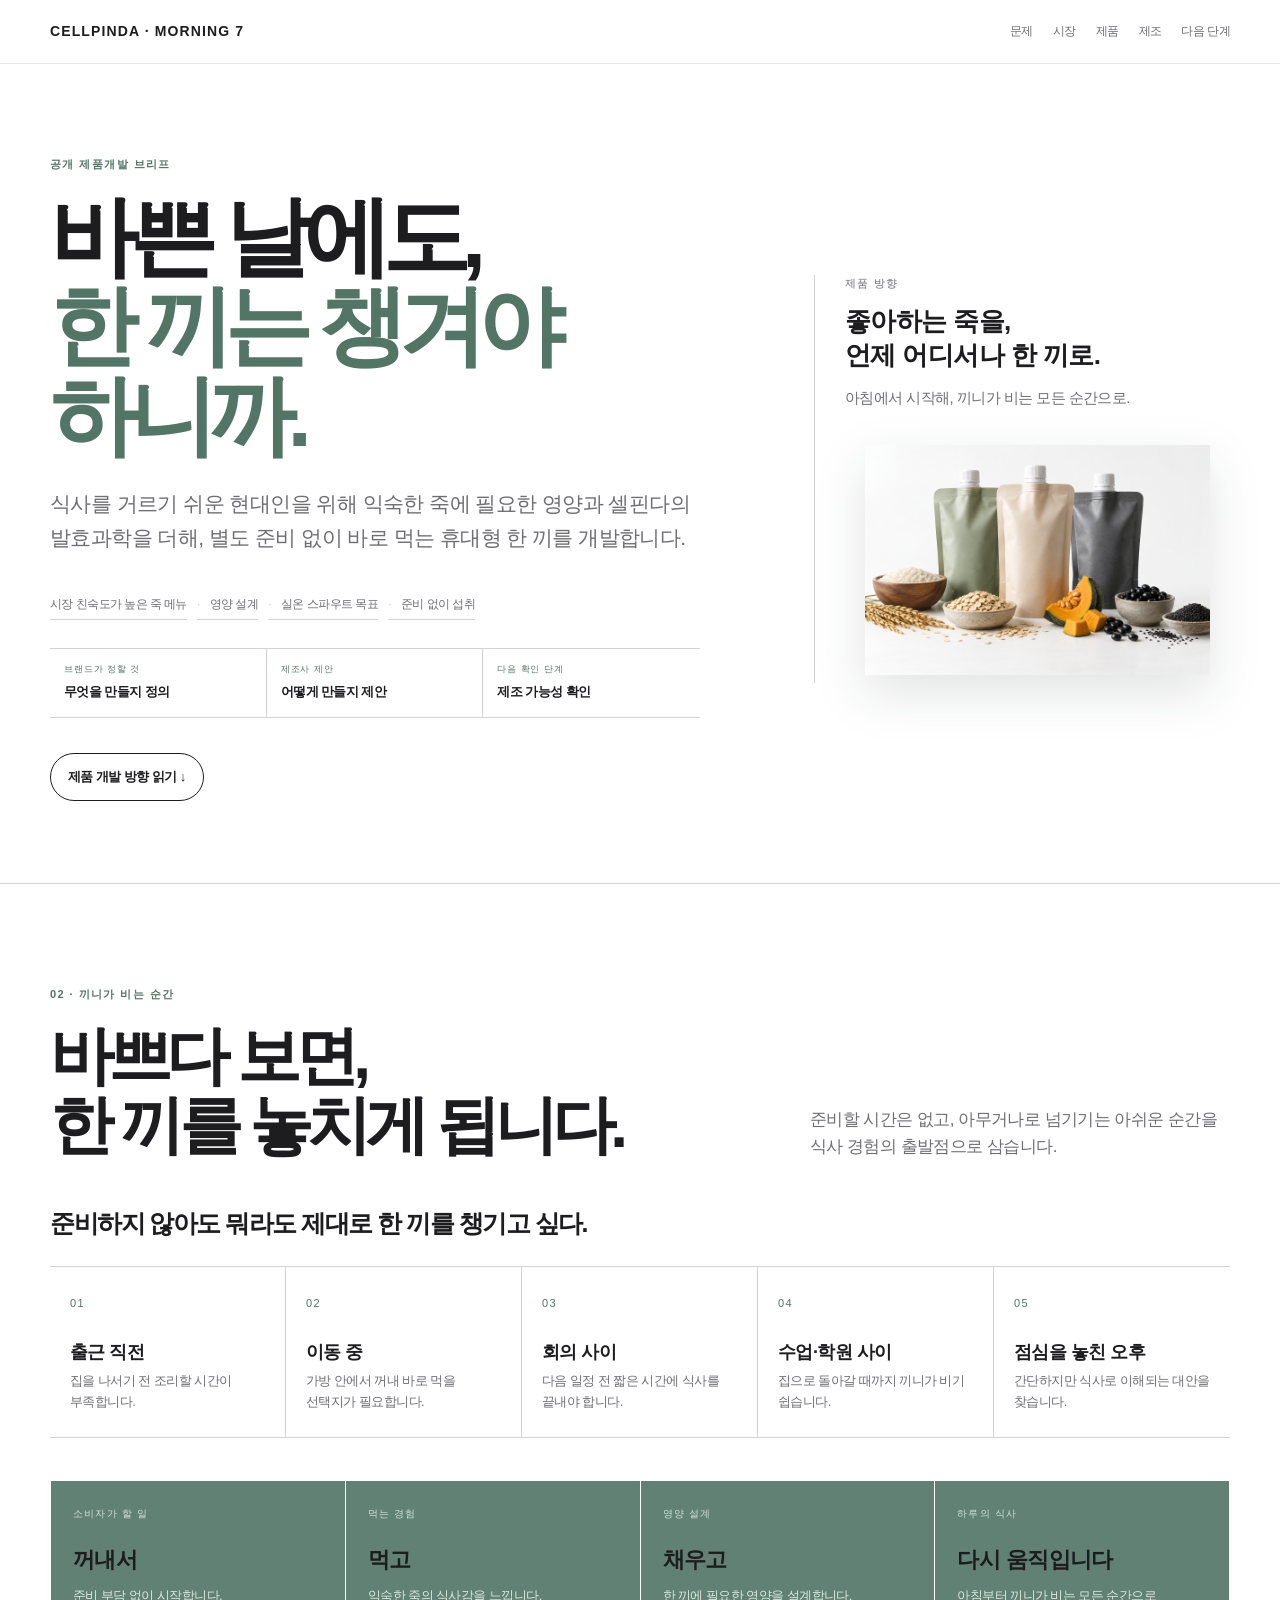
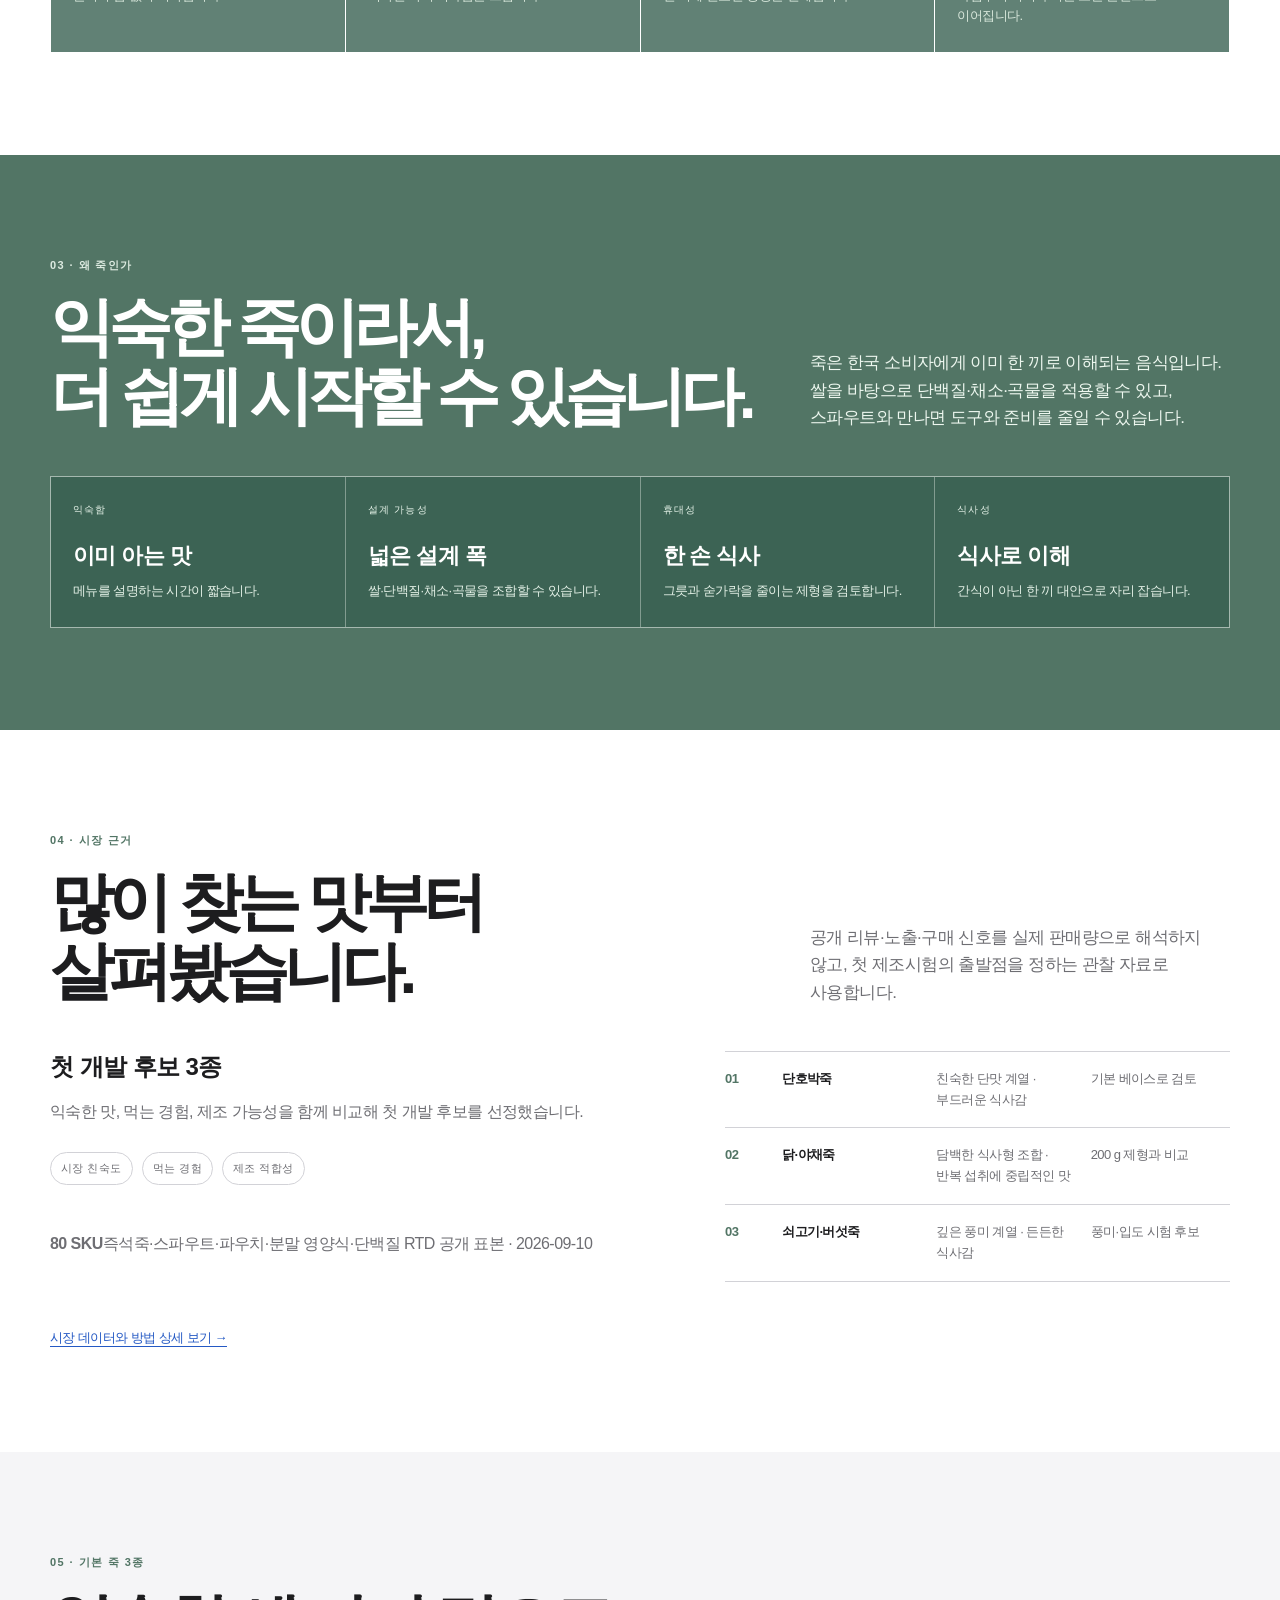
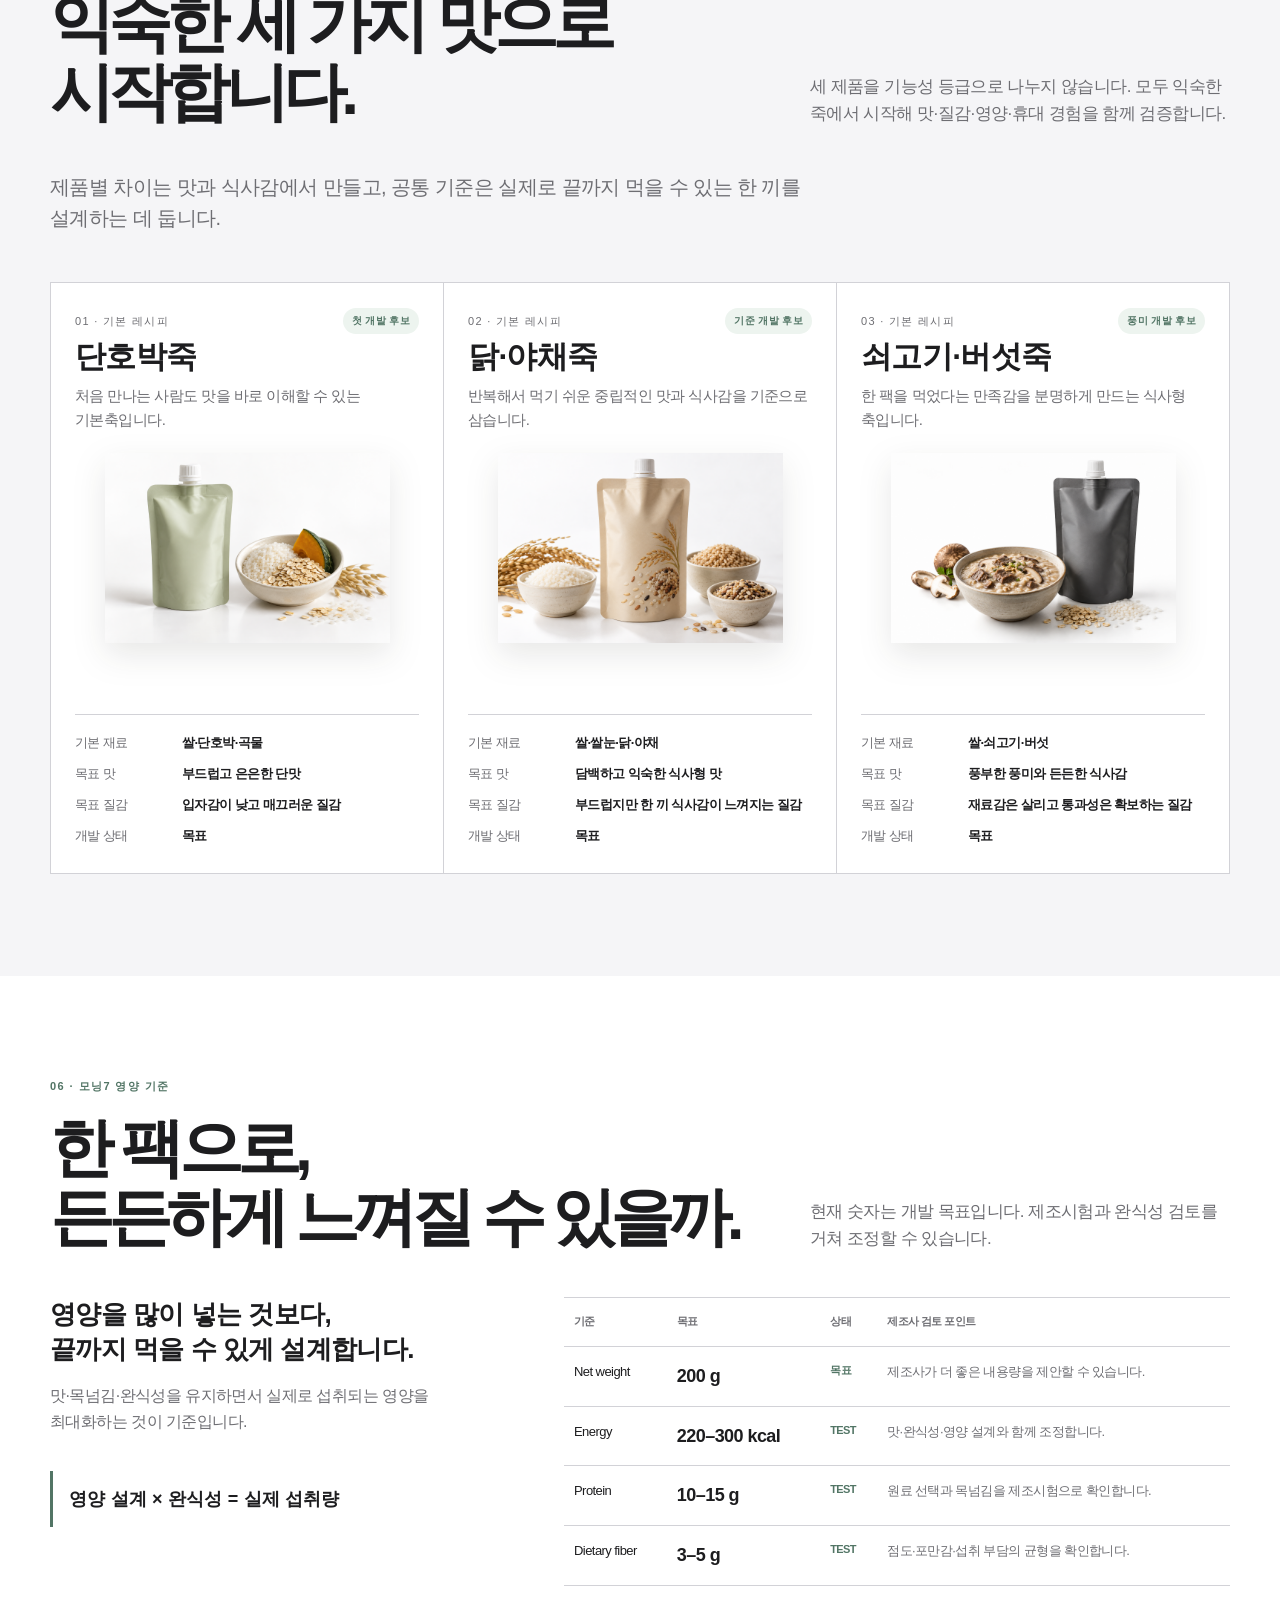
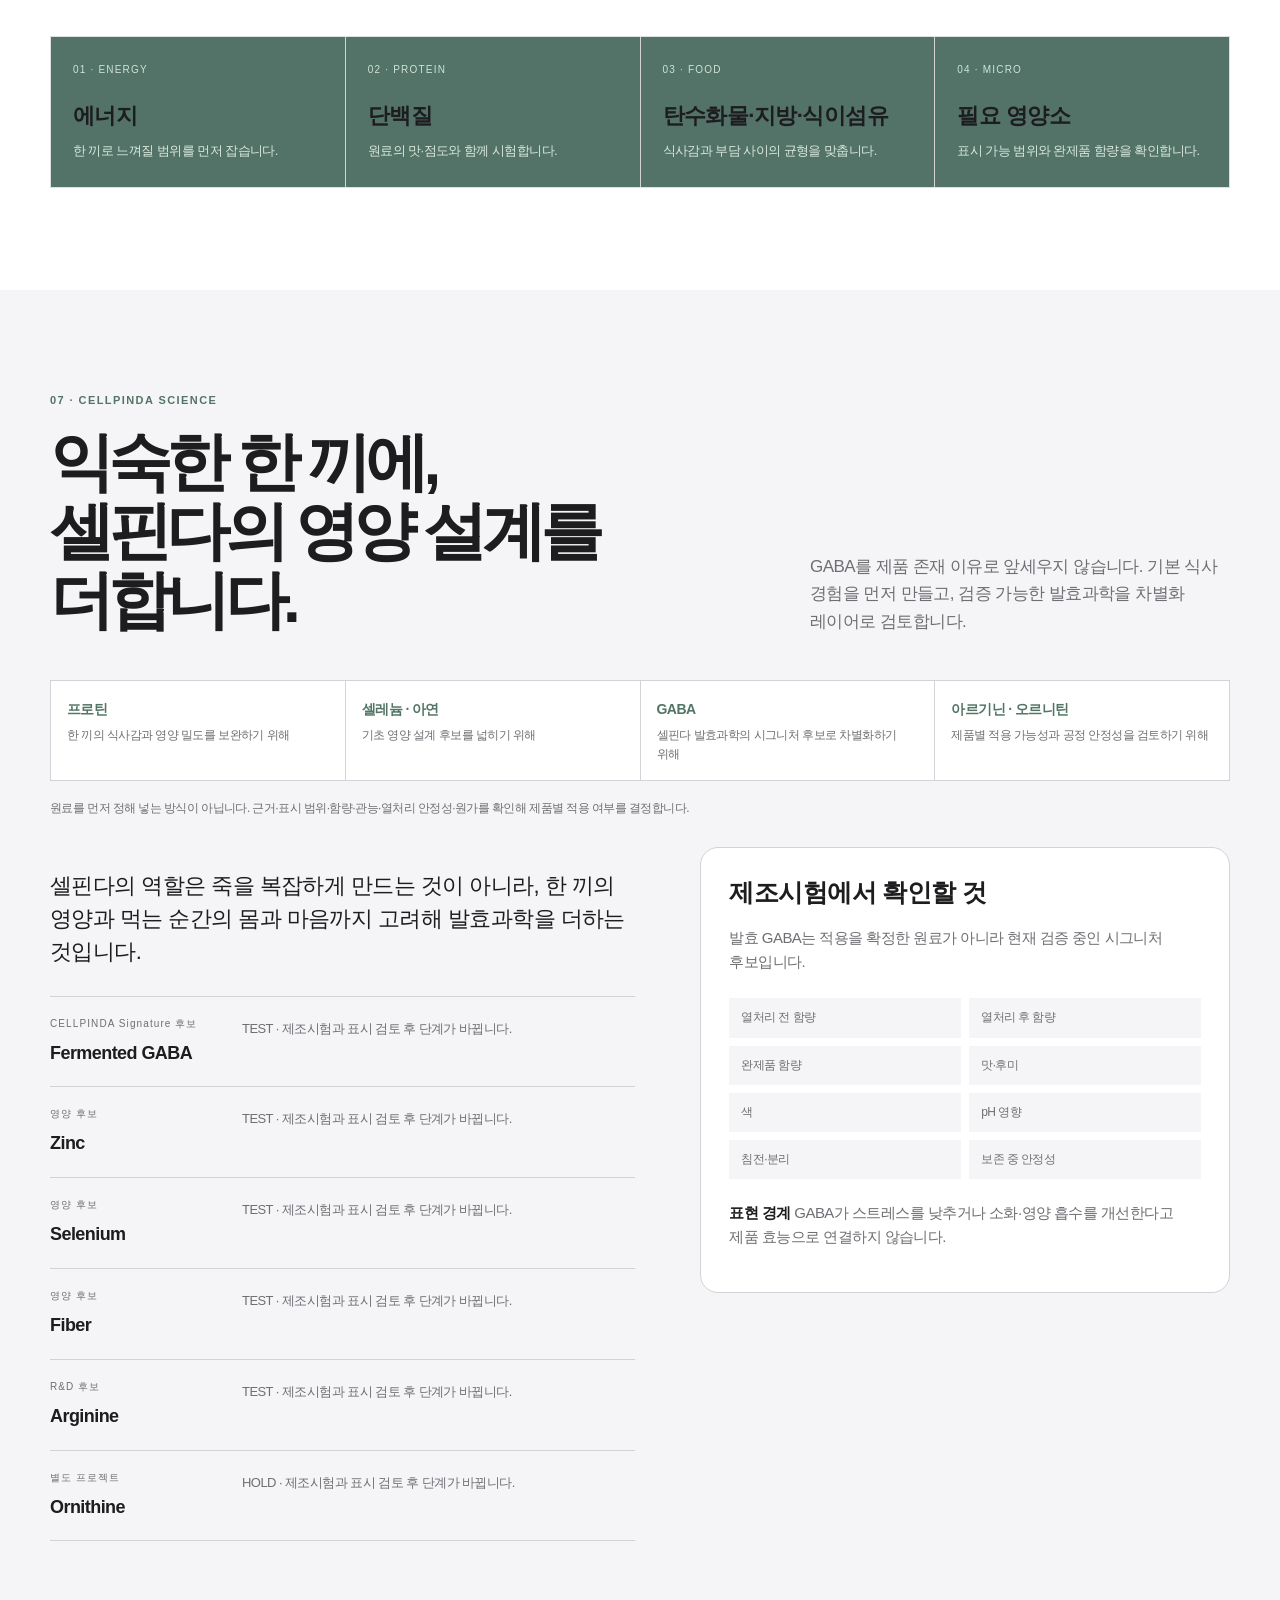
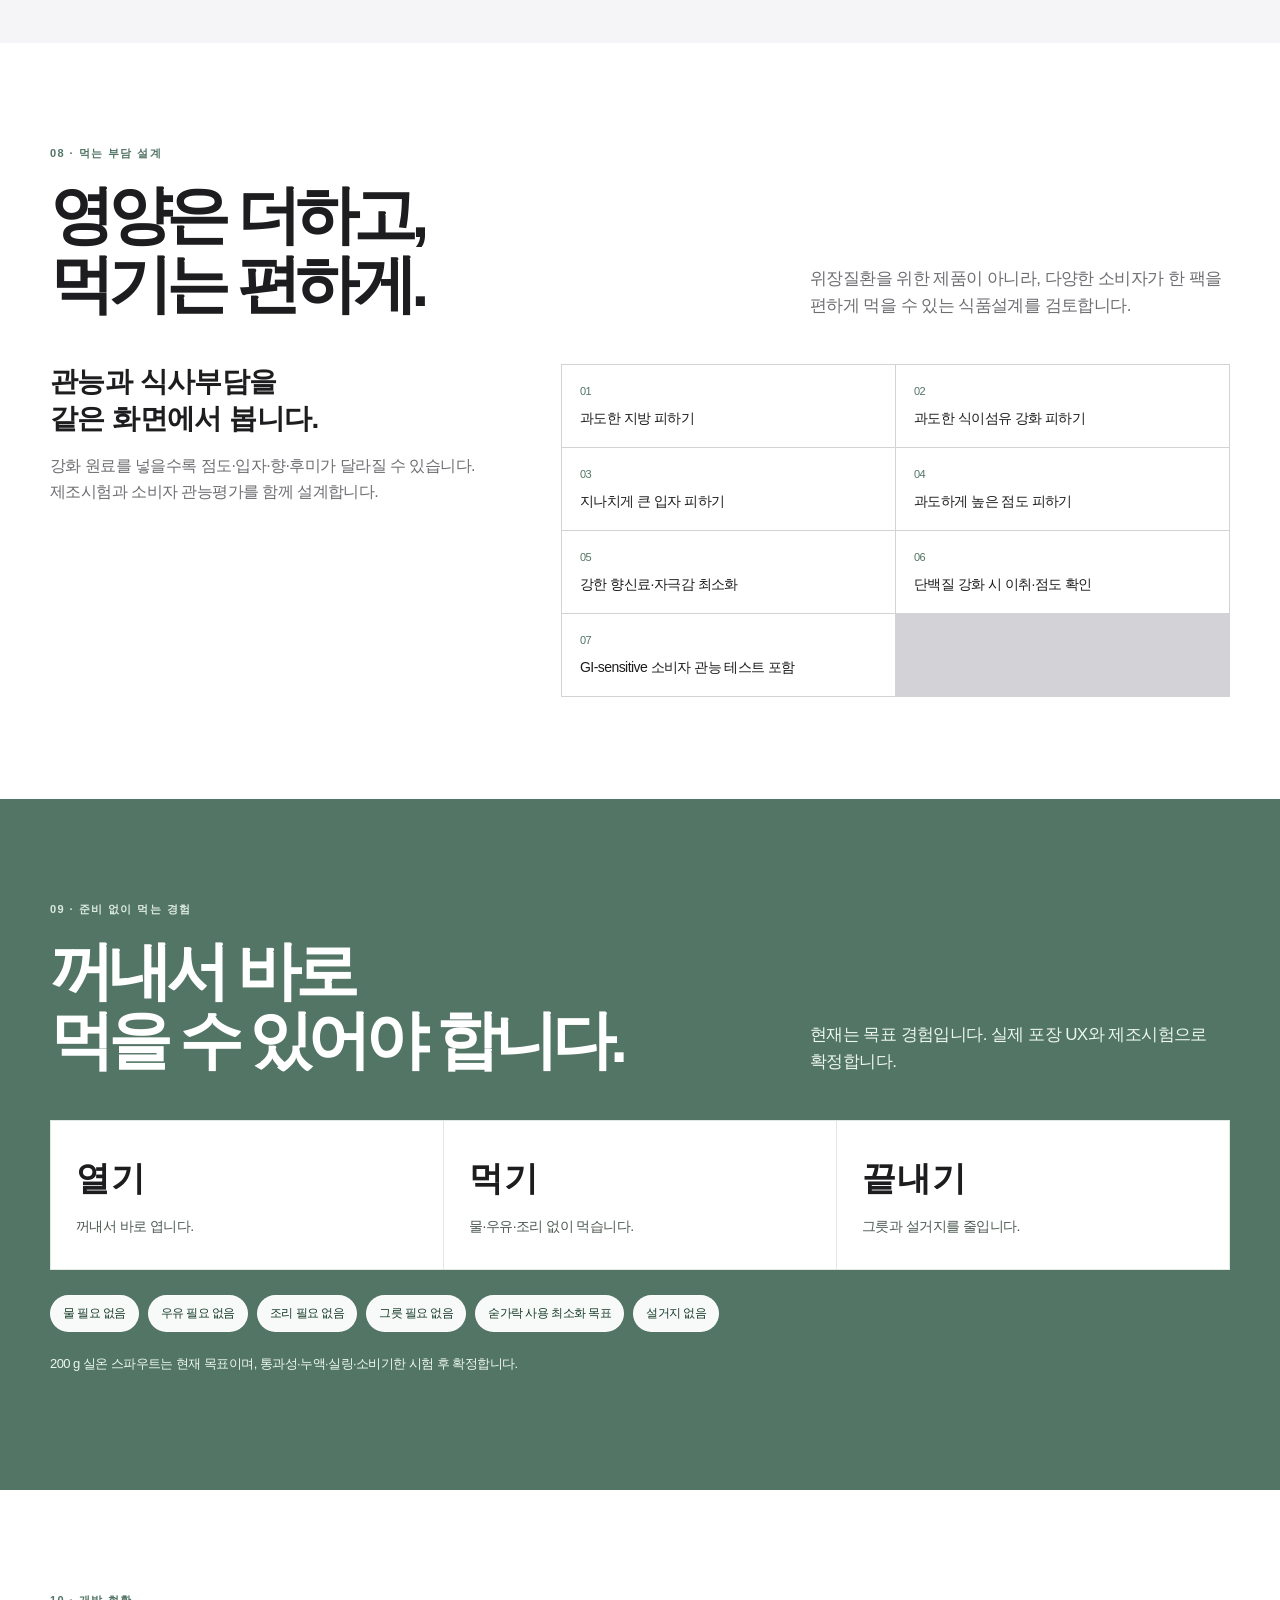
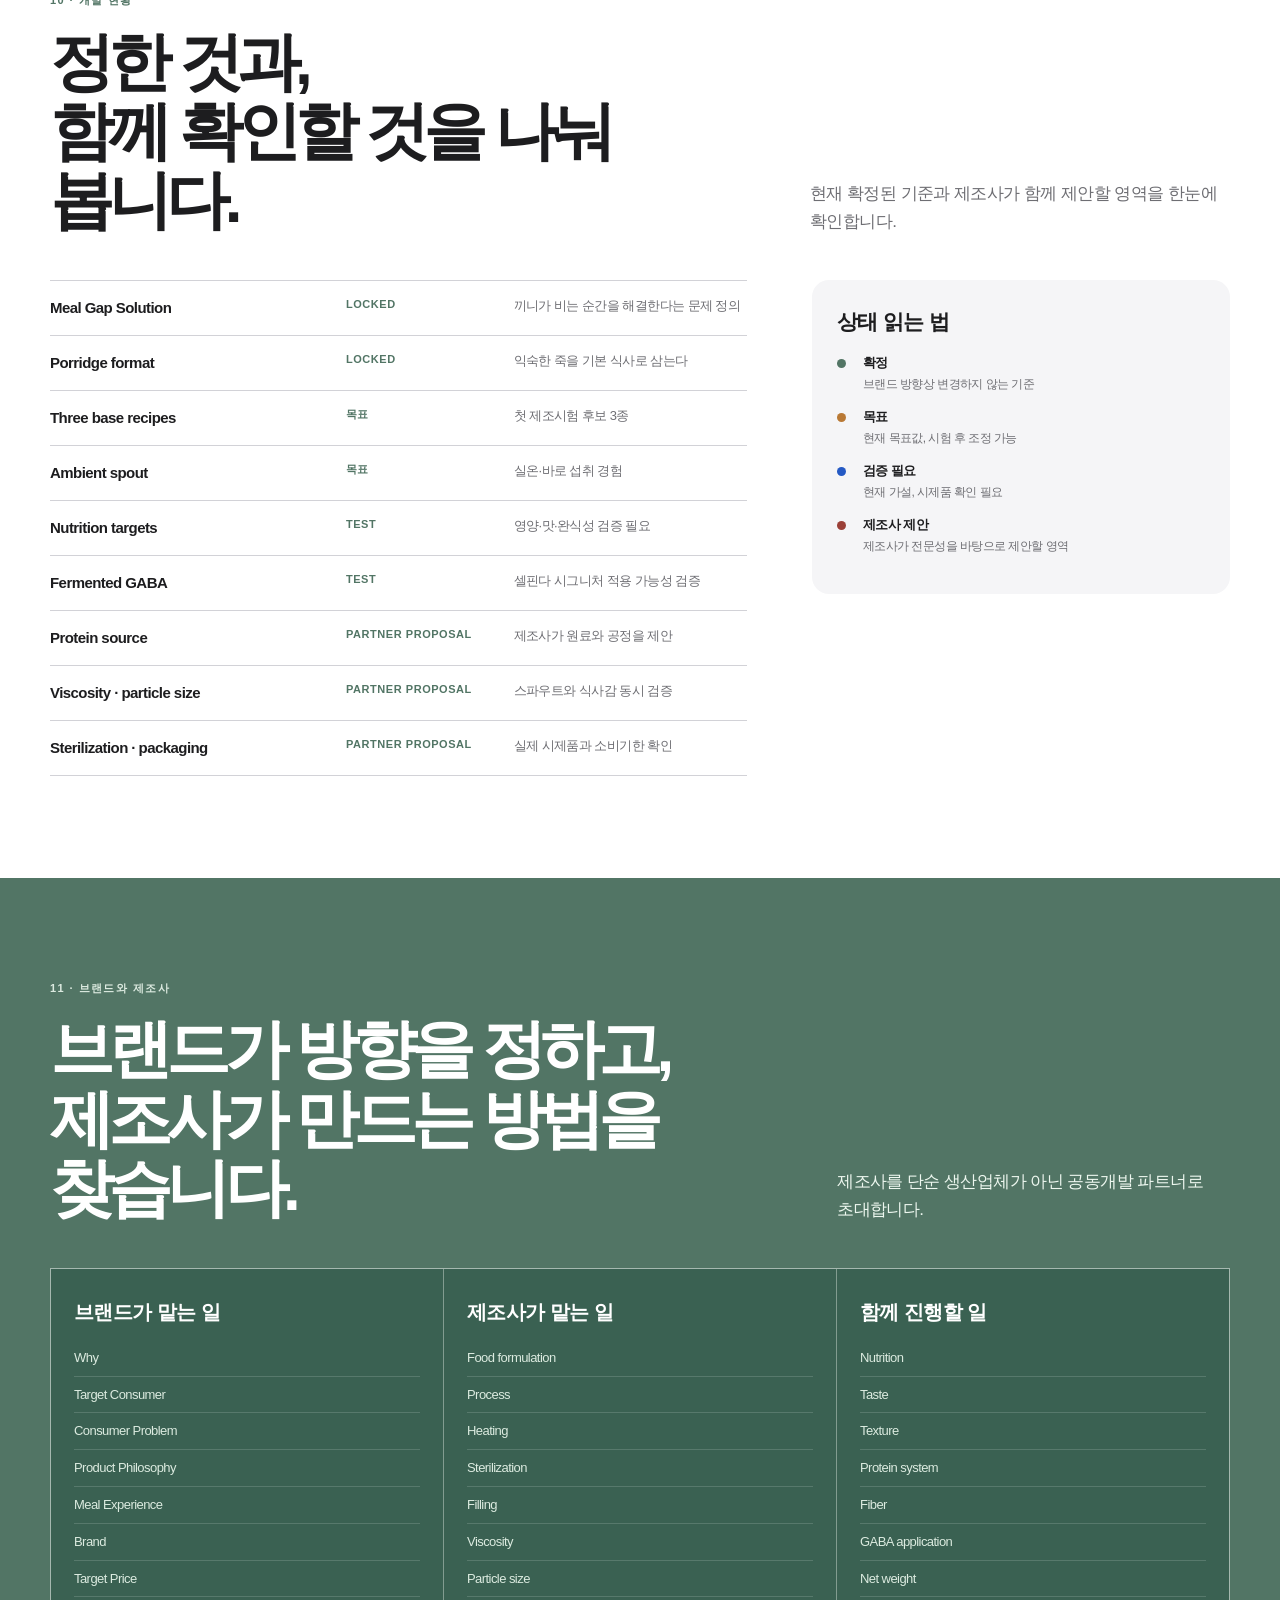
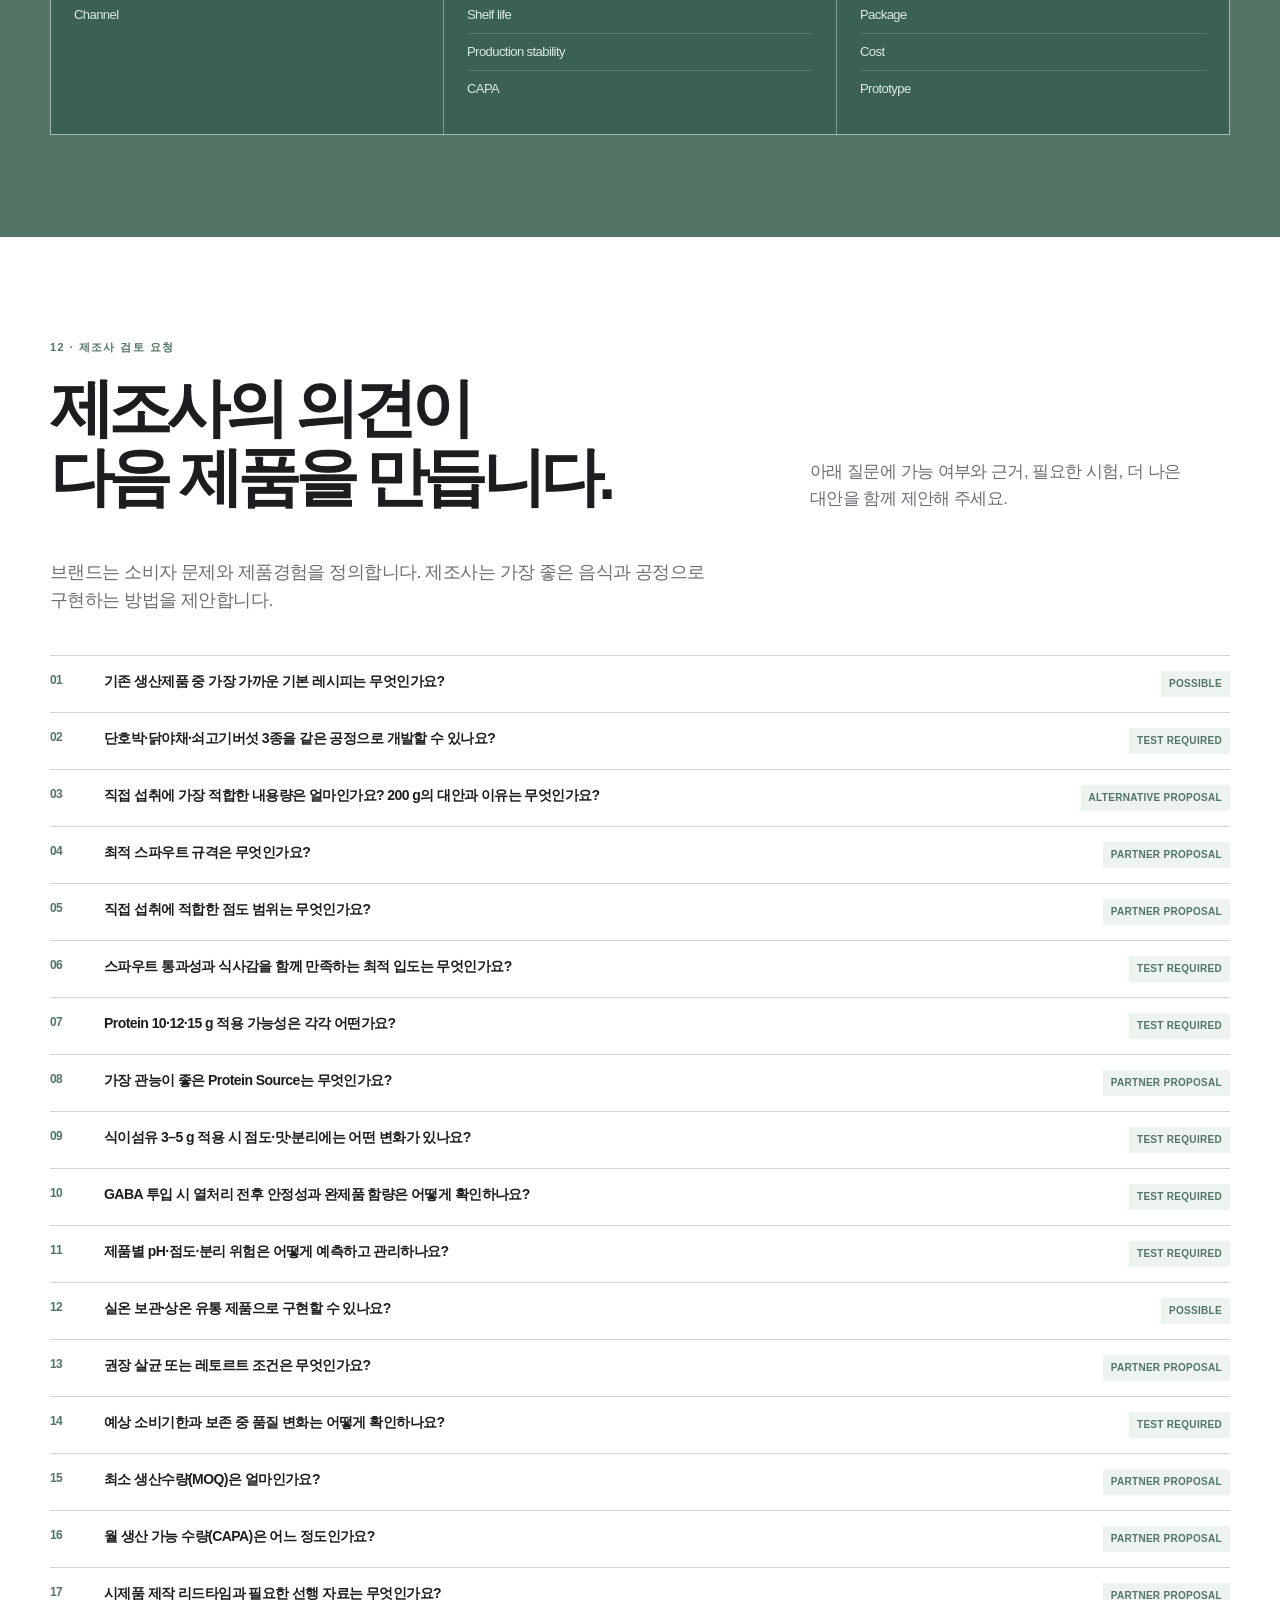
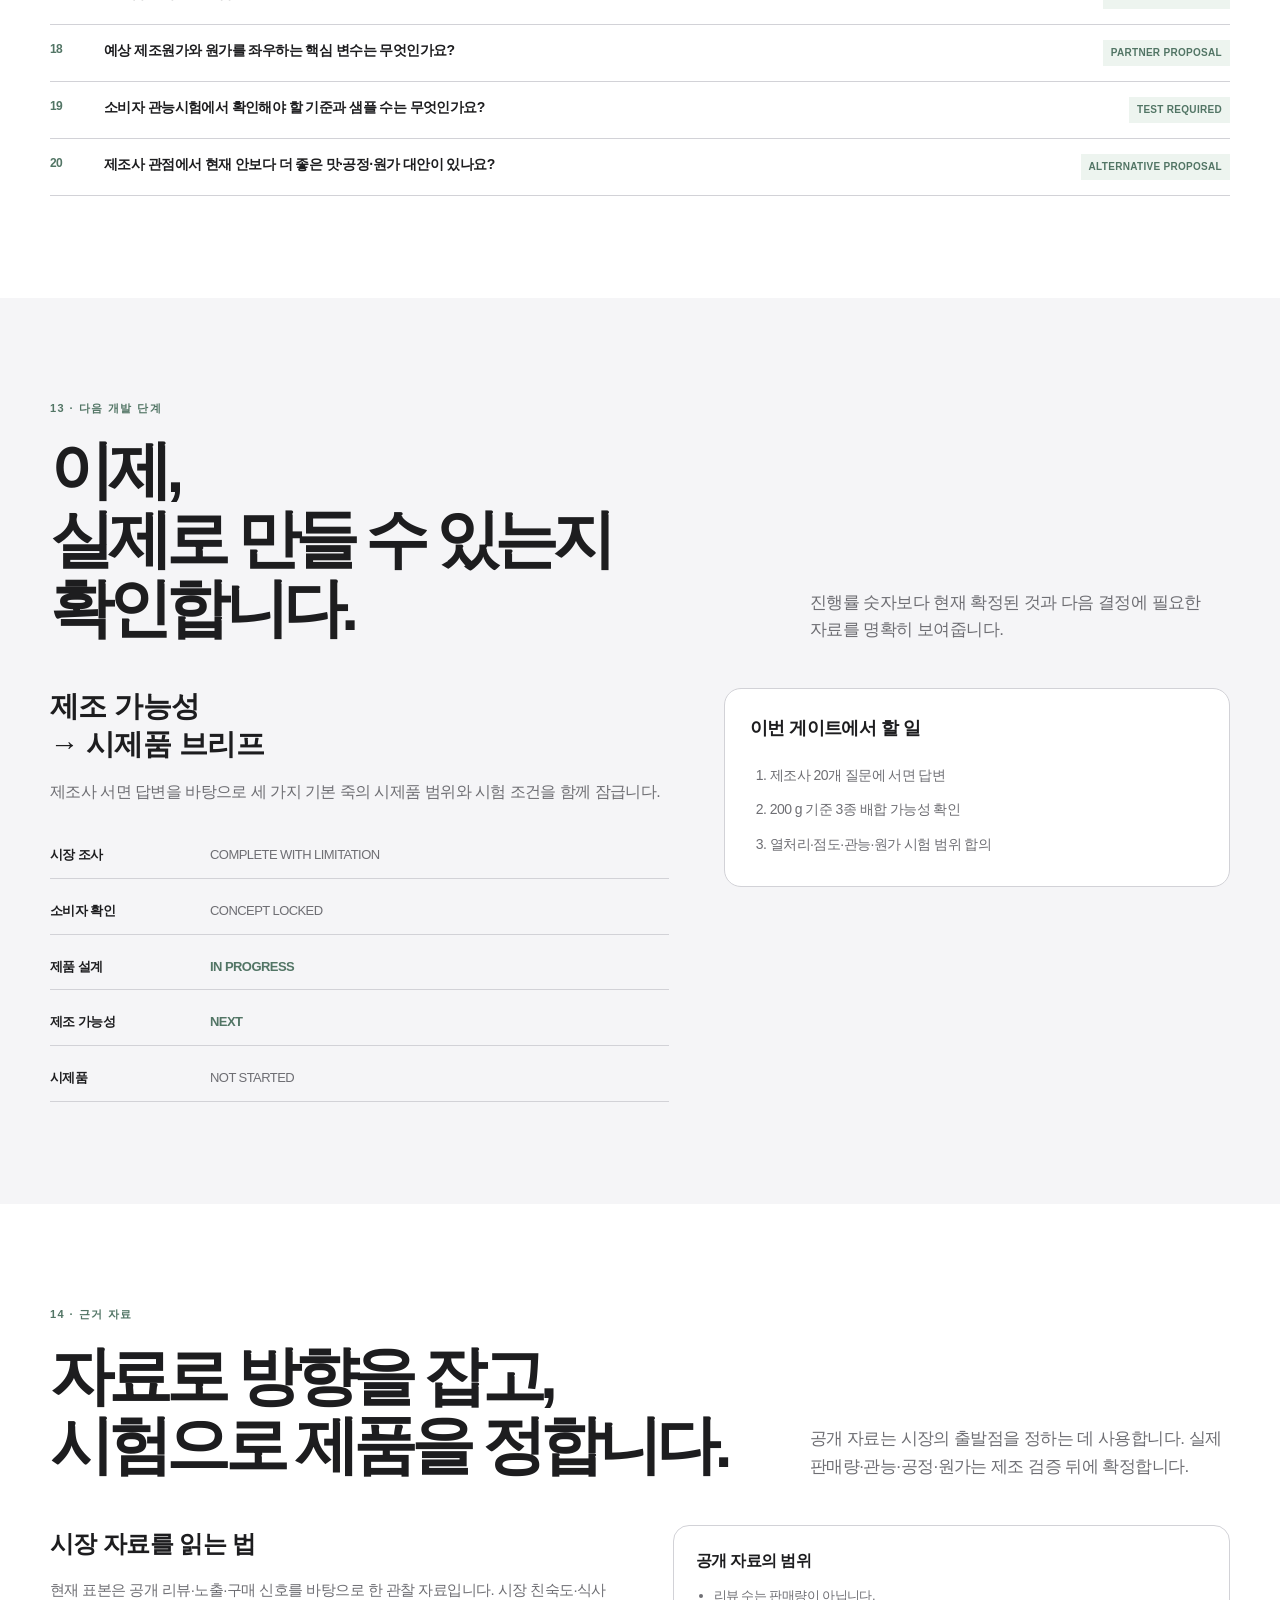
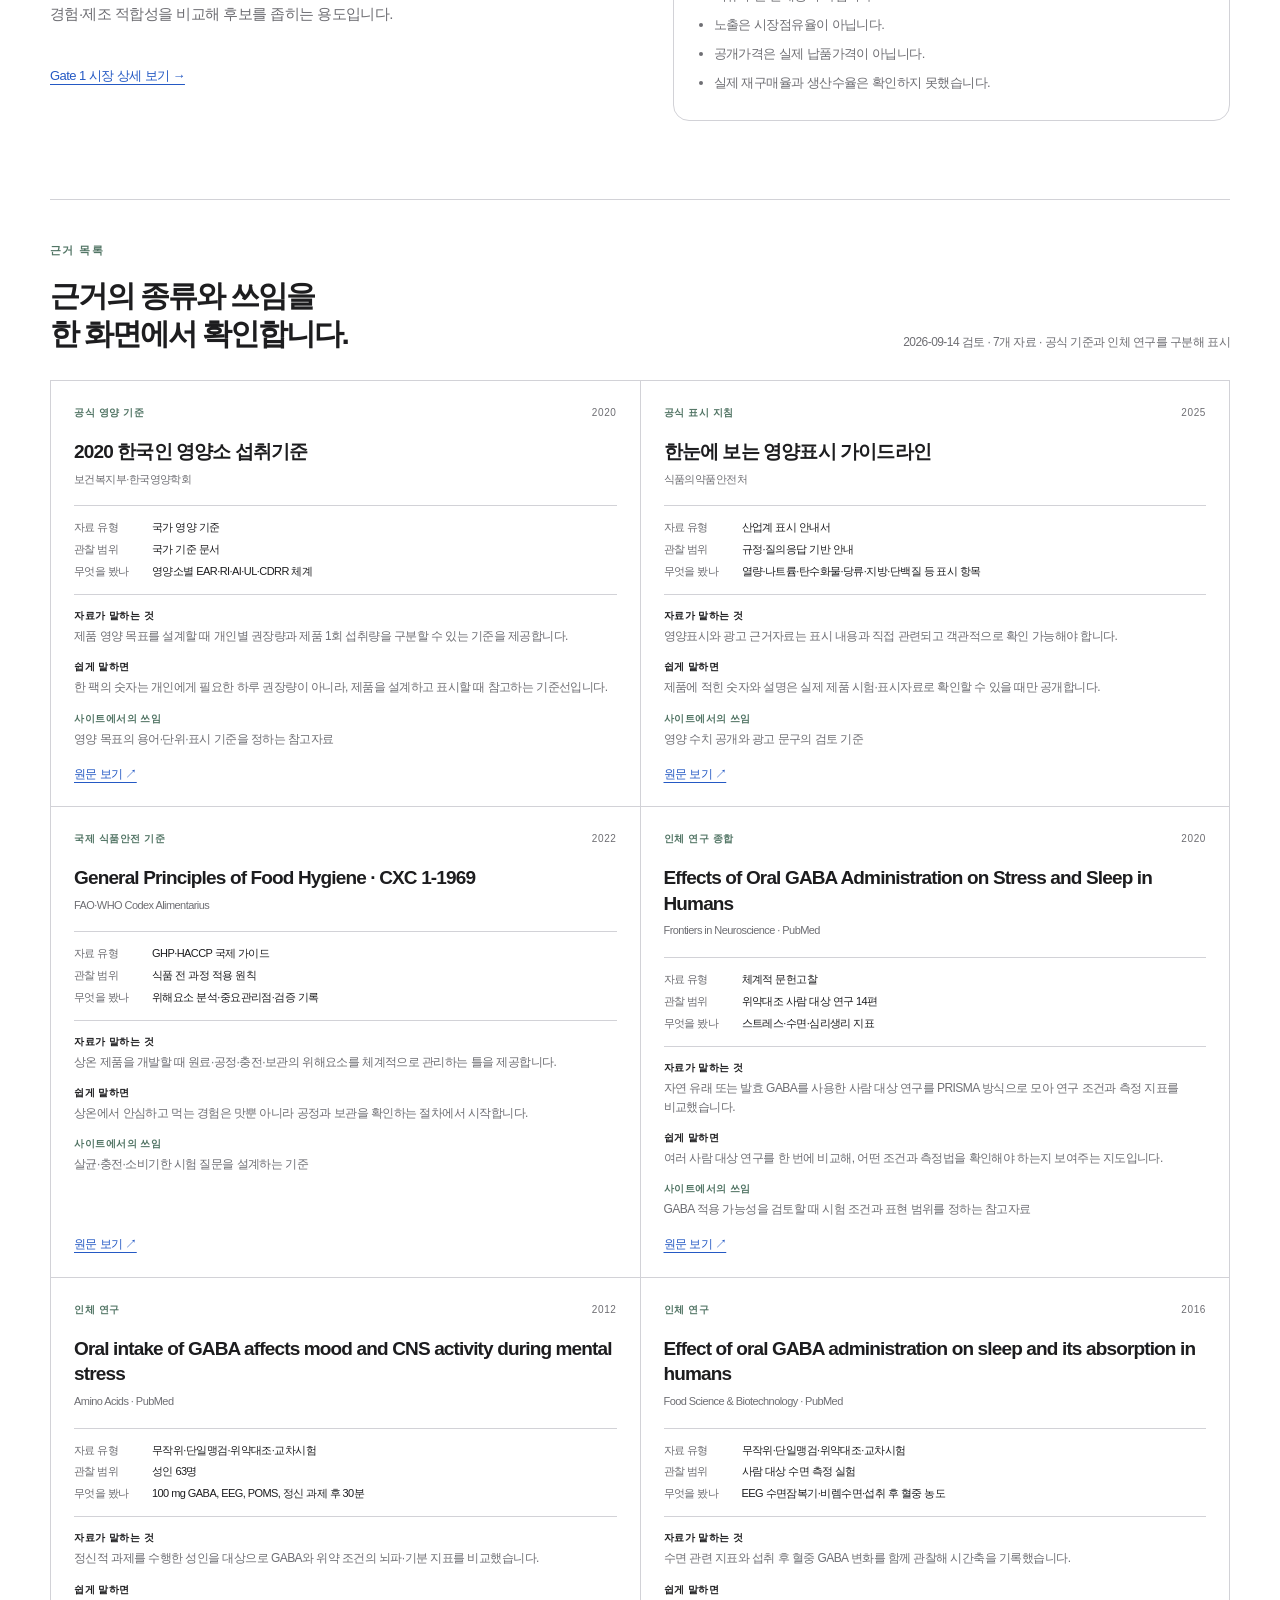
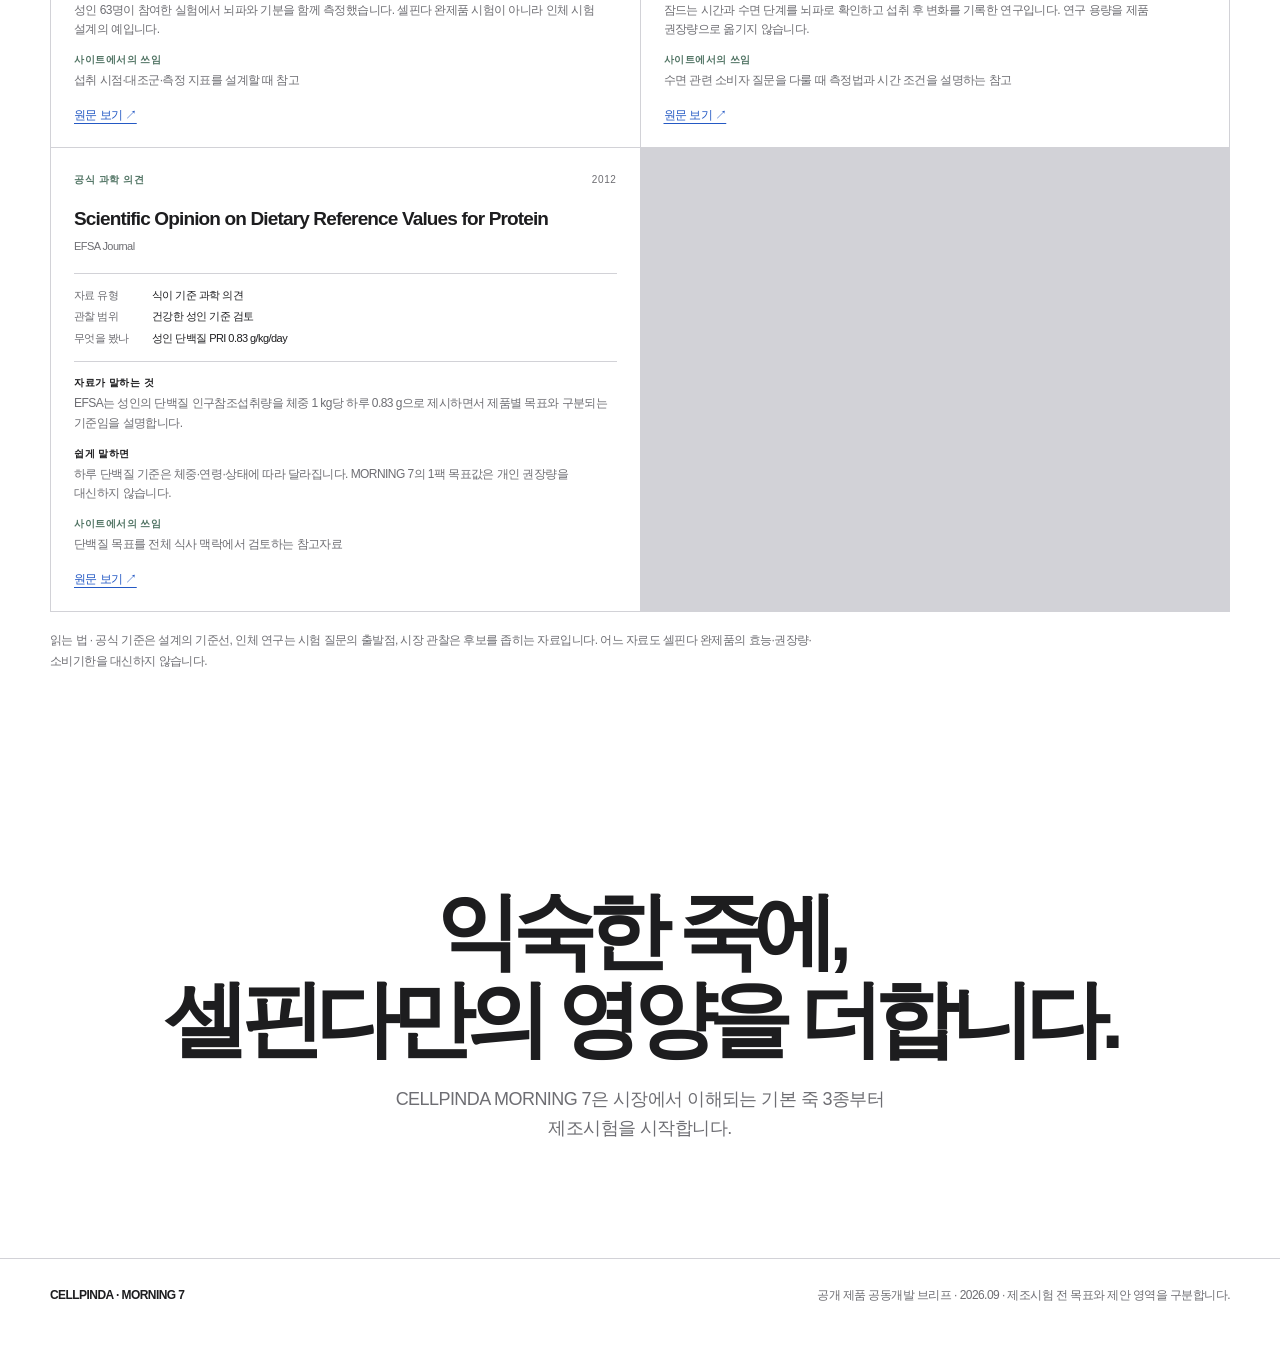
<file: index.html>
<!doctype html>
<html lang="ko">
<head>
  <meta charset="utf-8">
  <meta name="viewport" content="width=device-width,initial-scale=1">
  <meta name="theme-color" content="#f5f5f7">
  <meta name="description" content="CELLPINDA MORNING 7 휴대형 영양죽 제품 공동개발 브리프">
  <meta property="og:title" content="CELLPINDA MORNING 7 · 휴대형 영양죽 공동개발 브리프">
  <meta property="og:description" content="끼니가 비는 순간을 위한 휴대형 영양죽 개발 방향과 제조사 제안 요청">
  <meta property="og:type" content="website">
  <meta property="og:url" content="https://kradavid.github.io/cellpinda-morning7-public/">
  <link rel="canonical" href="https://kradavid.github.io/cellpinda-morning7-public/">
  <title>CELLPINDA MORNING 7 · 휴대형 영양죽 공동개발 브리프</title>
  <link rel="stylesheet" href="./assets/styles.css">
  <link rel="stylesheet" href="./assets/contrast-overrides.css">
  <link rel="stylesheet" href="./assets/evidence.css">
</head>
<body>
  <a class="skip-link" href="#main-content">본문으로 건너뛰기</a>
  <header class="site-header">
    <div class="shell">
      <a class="brand" href="./index.html">CELLPINDA · MORNING 7</a>
      <nav class="topnav" aria-label="주 메뉴">
        <a href="#meal-gap">문제</a>
        <a href="#market">시장</a>
        <a href="#recipes">제품</a>
        <a href="#manufacturing">제조</a>
        <a href="#next-gate">다음 단계</a>
      </nav>
    </div>
  </header>

  <main id="main-content">
    <section class="hero" id="hero">
      <div class="shell hero-grid">
        <div>
          <span class="eyebrow">공개 제품개발 브리프</span>
          <h1>식사를 놓치는 순간,<br><em>한 끼를 다시 꺼냅니다.</em></h1>
          <p class="hero-lead">식사를 거르기 쉬운 현대인을 위해 익숙한 죽에 필요한 영양과 셀핀다의 발효과학을 더해, 별도 준비 없이 바로 먹는 휴대형 한 끼를 개발합니다.</p>
          <div class="hero-proof"><span>시장 친숙도가 높은 죽 메뉴</span><span>영양 설계</span><span>실온 스파우트 목표</span><span>준비 없이 섭취</span></div>
          <div class="manufacturer-orientation" aria-label="제품개발 브리프 읽는 법"><div><small>브랜드가 정할 것</small><strong>무엇을 만들지 정의</strong></div><div><small>제조사 제안</small><strong>어떻게 만들지 제안</strong></div><div><small>다음 확인 단계</small><strong>제조 가능성 확인</strong></div></div>
          <a class="hero-cta" href="#meal-gap">제품 개발 방향 읽기 ↓</a>
        </div>
        <aside class="hero-side">
          <small>제품 방향</small>
          <strong>좋아하는 죽을,<br>언제 어디서나 한 끼로.</strong>
          <p>아침에서 시작해, 끼니가 비는 모든 순간으로.</p>
          <img class="hero-image" src="./assets/morning7-banner-trio.png" alt="단호박죽, 닭야채죽, 쇠고기버섯죽 실온 스파우트 콘셉트" fetchpriority="high">
        </aside>
      </div>
    </section>

    <section class="section" id="meal-gap">
      <div class="shell">
        <div class="head"><div><span class="kicker">02 · MEAL GAP</span><h2>문제는 영양제가 아니라,<br>끼니가 비는 순간입니다.</h2></div><p>준비할 시간은 없고, 아무거나로 넘기기는 아쉬운 순간을 식사 경험의 출발점으로 삼습니다.</p></div>
        <p class="statement"><strong>준비하지 않아도 뭐라도 제대로 한 끼를 챙기고 싶다.</strong></p>
        <div class="scene-grid">
          <article class="scene"><span class="scene-number">01</span><h3>출근 직전</h3><p>집을 나서기 전 조리할 시간이 부족합니다.</p></article>
          <article class="scene"><span class="scene-number">02</span><h3>이동 중</h3><p>가방 안에서 꺼내 바로 먹을 선택지가 필요합니다.</p></article>
          <article class="scene"><span class="scene-number">03</span><h3>회의 사이</h3><p>다음 일정 전 짧은 시간에 식사를 끝내야 합니다.</p></article>
          <article class="scene"><span class="scene-number">04</span><h3>수업·학원 사이</h3><p>집으로 돌아갈 때까지 끼니가 비기 쉽습니다.</p></article>
          <article class="scene"><span class="scene-number">05</span><h3>점심을 놓친 오후</h3><p>간단하지만 식사로 이해되는 대안을 찾습니다.</p></article>
        </div>
        <div class="route" style="margin-top:42px">
          <article><small>CONSUMER JOB</small><strong>꺼내서</strong><span>준비 부담 없이 시작합니다.</span></article>
          <article><small>FOOD EXPERIENCE</small><strong>먹고</strong><span>익숙한 죽의 식사감을 느낍니다.</span></article>
          <article><small>NUTRITION DESIGN</small><strong>채우고</strong><span>한 끼에 필요한 영양을 설계합니다.</span></article>
          <article><small>EVERY MEAL</small><strong>다시 움직입니다</strong><span>아침부터 끼니가 비는 모든 순간으로 이어집니다.</span></article>
        </div>
      </div>
    </section>

    <section class="section sage" id="porridge">
      <div class="shell">
        <div class="head"><div><span class="kicker">03 · WHY PORRIDGE</span><h2>새로운 음식을 가르치기보다,<br>익숙한 한 끼의 불편함을 해결합니다.</h2></div><p>죽은 한국 소비자에게 이미 한 끼로 이해되는 음식입니다. 쌀을 바탕으로 단백질·채소·곡물을 적용할 수 있고, 스파우트와 만나면 도구와 준비를 줄일 수 있습니다.</p></div>
        <div class="route">
          <article><small>FAMILIAR</small><strong>이미 아는 맛</strong><span>메뉴를 설명하는 시간이 짧습니다.</span></article>
          <article><small>FLEXIBLE</small><strong>넓은 설계 폭</strong><span>쌀·단백질·채소·곡물을 조합할 수 있습니다.</span></article>
          <article><small>PORTABLE</small><strong>한 손 식사</strong><span>그릇과 숟가락을 줄이는 제형을 검토합니다.</span></article>
          <article><small>MEAL</small><strong>식사로 이해</strong><span>간식이 아닌 한 끼 대안으로 자리 잡습니다.</span></article>
        </div>
      </div>
    </section>

    <section class="section" id="market">
      <div class="shell">
        <div class="head"><div><span class="kicker">04 · MARKET EVIDENCE</span><h2>시장 친숙도와 제조 적합성으로<br>첫 후보를 좁혔습니다.</h2></div><p>공개 리뷰·노출·구매 신호를 실제 판매량으로 해석하지 않고, 첫 제조시험의 출발점을 정하는 관찰 자료로 사용합니다.</p></div>
        <div class="market-summary"><div><h3 data-market-decision>첫 개발 후보 3종</h3><p>익숙한 맛, 먹는 경험, 제조 가능성을 함께 비교해 첫 개발 후보를 선정했습니다.</p><div class="market-axis" id="marketAxes"><span>MARKET FAMILIARITY</span><span>FOOD EXPERIENCE</span><span>MANUFACTURING FIT</span></div><p class="loading" id="marketMeta">시장 표본 정보를 불러오는 중입니다.</p><a class="text-link" href="./gate1-market.html">시장 데이터와 방법 상세 보기 →</a></div><div class="market-candidate-list" id="marketCandidates"><p class="loading">후보 데이터를 불러오는 중입니다.</p></div></div>
      </div>
    </section>

    <section class="section soft" id="recipes">
      <div class="shell">
        <div class="head"><div><span class="kicker">05 · THREE BASE RECIPES</span><h2>맛은 다르지만,<br>영양철학은 같습니다.</h2></div><p>세 제품을 기능성 등급으로 나누지 않습니다. 모두 익숙한 죽에서 시작해 맛·질감·영양·휴대 경험을 함께 검증합니다.</p></div>
        <p class="recipes-intro">제품별 차이는 맛과 식사감에서 만들고, 공통 기준은 실제로 끝까지 먹을 수 있는 한 끼를 설계하는 데 둡니다.</p>
        <div class="recipe-grid" id="recipeGrid"><p class="loading">제품 후보를 불러오는 중입니다.</p></div>
      </div>
    </section>

    <section class="section" id="nutrition">
      <div class="shell">
        <div class="head"><div><span class="kicker">06 · MORNING 7 NUTRITION STANDARD</span><h2>한 팩을 먹었을 때,<br>식사로서 의미가 있는가.</h2></div><p>현재 숫자는 R&amp;D Target입니다. 제조시험과 완식성 검토를 거쳐 조정할 수 있습니다.</p></div>
        <div class="nutrition-layout"><div><h3>영양을 많이 넣는 것보다,<br>끝까지 먹을 수 있게 설계합니다.</h3><p>맛·목넘김·완식성을 유지하면서 실제로 섭취되는 영양을 최대화하는 것이 기준입니다.</p><span class="formula">Nutrition Value × Completion = Actual Intake</span></div><div><table class="target-table"><thead><tr><th>기준</th><th>목표</th><th>상태</th><th>제조사 검토 포인트</th></tr></thead><tbody id="nutritionTargets"><tr><td colspan="4" class="loading">영양 목표를 불러오는 중입니다.</td></tr></tbody></table></div></div>
        <div class="route" style="margin-top:50px;background:var(--line)"><article><small>01 · ENERGY</small><strong>에너지</strong><span>한 끼로 느껴질 범위를 먼저 잡습니다.</span></article><article><small>02 · PROTEIN</small><strong>단백질</strong><span>원료의 맛·점도와 함께 시험합니다.</span></article><article><small>03 · FOOD</small><strong>탄수화물·지방·식이섬유</strong><span>식사감과 부담 사이의 균형을 맞춥니다.</span></article><article><small>04 · MICRO</small><strong>필요 영양소</strong><span>표시 가능 범위와 완제품 함량을 확인합니다.</span></article></div>
      </div>
    </section>

    <section class="section soft" id="science">
      <div class="shell">
        <div class="head"><div><span class="kicker">07 · CELLPINDA SCIENCE</span><h2>한 끼 위에,<br>셀핀다 발효과학을 더합니다.</h2></div><p>GABA를 제품 존재 이유로 앞세우지 않습니다. 기본 식사 경험을 먼저 만들고, 검증 가능한 발효과학을 차별화 레이어로 검토합니다.</p></div>
        <div class="science-intent" aria-label="원료 후보를 검토하는 이유"><div><strong>프로틴</strong><span>한 끼의 식사감과 영양 밀도를 보완하기 위해</span></div><div><strong>셀레늄 · 아연</strong><span>기초 영양 설계 후보를 넓히기 위해</span></div><div><strong>GABA</strong><span>셀핀다 발효과학의 시그니처 후보로 차별화하기 위해</span></div><div><strong>아르기닌 · 오르니틴</strong><span>제품별 적용 가능성과 공정 안정성을 검토하기 위해</span></div></div><p class="science-note">원료를 먼저 정해 넣는 방식이 아닙니다. 근거·표시 범위·함량·관능·열처리 안정성·원가를 확인해 제품별 적용 여부를 결정합니다.</p>
        <div class="science-grid"><div><p class="science-lead">셀핀다의 역할은 죽을 복잡하게 만드는 것이 아니라, 한 끼의 영양과 먹는 순간의 몸과 마음까지 고려해 발효과학을 더하는 것입니다.</p><div class="science-layers" id="scienceLayers"><p class="loading">과학 레이어를 불러오는 중입니다.</p></div></div><aside class="science-card"><h3>제조시험에서 확인할 것</h3><p>발효 GABA는 적용을 확정한 원료가 아니라 현재 검증 중인 시그니처 후보입니다.</p><ul class="test-list" id="scienceTests"><li>시험 항목을 불러오는 중입니다.</li></ul><p class="guard"><strong>표현 경계</strong> GABA가 스트레스를 낮추거나 소화·영양 흡수를 개선한다고 제품 효능으로 연결하지 않습니다.</p></aside></div>
      </div>
    </section>

    <section class="section" id="gi">
      <div class="shell">
        <div class="head"><div><span class="kicker">08 · GI TOLERANCE DESIGN</span><h2>영양을 더하되,<br>먹는 부담은 높이지 않습니다.</h2></div><p>위장질환을 위한 제품이 아니라, 다양한 소비자가 한 팩을 편하게 먹을 수 있는 식품설계를 검토합니다.</p></div>
        <div class="gi-layout"><div><h3>관능과 식사부담을<br>같은 화면에서 봅니다.</h3><p>강화 원료를 넣을수록 점도·입자·향·후미가 달라질 수 있습니다. 제조시험과 소비자 관능평가를 함께 설계합니다.</p></div><div class="guardrail-list" id="giGuardrails"><div class="loading">검토 기준을 불러오는 중입니다.</div></div></div>
      </div>
    </section>

    <section class="section sage" id="zero-prep">
      <div class="shell">
        <div class="head"><div><span class="kicker">09 · ZERO PREP EXPERIENCE</span><h2>결식만큼 간단해야,<br>결식과 경쟁할 수 있습니다.</h2></div><p>현재는 Target Experience입니다. 실제 포장 UX와 제조시험으로 확정합니다.</p></div>
        <div class="prep-flow"><article><strong>OPEN</strong><span>꺼내서 바로 엽니다.</span></article><article><strong>EAT</strong><span>물·우유·조리 없이 먹습니다.</span></article><article><strong>DONE</strong><span>그릇과 설거지를 줄입니다.</span></article></div>
        <div class="prep-targets" id="prepTargets"><span>Target Experience를 불러오는 중입니다.</span></div>
        <p class="guard" style="color:#dceae0">200 g 실온 스파우트는 현재 TARGET이며, 통과성·누액·실링·소비기한 시험 후 확정합니다.</p>
      </div>
    </section>

    <section class="section" id="development-status">
      <div class="shell">
        <div class="head"><div><span class="kicker">10 · 개발 현황</span><h2>정해진 것과,<br>함께 정할 것을 구분합니다.</h2></div><p>현재 확정된 기준과 제조사가 함께 제안할 영역을 한눈에 확인합니다.</p></div>
        <div class="status-layout"><div class="status-table" id="statusTable"><p class="loading">개발 상태를 불러오는 중입니다.</p></div><aside class="status-legend"><h3>상태 읽는 법</h3><div class="legend-item"><i></i><div><strong>확정</strong><p>브랜드 방향상 변경하지 않는 기준</p></div></div><div class="legend-item"><i></i><div><strong>목표</strong><p>현재 목표값, 시험 후 조정 가능</p></div></div><div class="legend-item"><i></i><div><strong>검증 필요</strong><p>현재 가설, 시제품 확인 필요</p></div></div><div class="legend-item"><i></i><div><strong>제조사 제안</strong><p>제조사가 전문성을 바탕으로 제안할 영역</p></div></div></aside></div>
      </div>
    </section>

    <section class="section sage" id="roles">
      <div class="shell">
        <div class="head"><div><span class="kicker">11 · BRAND × MANUFACTURER</span><h2>브랜드는 문제를 정의하고,<br>제조사는 구현을 제안합니다.</h2></div><p>제조사를 단순 생산업체가 아닌 공동개발 파트너로 초대합니다.</p></div>
        <div class="roles" id="roleCards"><p class="loading">역할을 불러오는 중입니다.</p></div>
      </div>
    </section>

    <section class="section" id="manufacturing">
      <div class="shell">
        <div class="head"><div><span class="kicker">12 · MANUFACTURER RESPONSE REQUIRED</span><h2>제조사의 답변이<br>다음 설계를 엽니다.</h2></div><p>아래 질문에 가능 여부와 근거, 필요한 시험, 더 나은 대안을 함께 제안해 주세요.</p></div>
        <p class="question-intro">브랜드는 소비자 문제와 제품경험을 정의합니다. 제조사는 가장 좋은 음식과 공정으로 구현하는 방법을 제안합니다.</p>
        <div class="questions" id="questions"><p class="loading">제조사 질문을 불러오는 중입니다.</p></div>
      </div>
    </section>

    <section class="section soft" id="next-gate">
      <div class="shell">
        <div class="head"><div><span class="kicker">13 · DEVELOPMENT GATE</span><h2>다음 단계는<br>제조 가능성 확인입니다.</h2></div><p>진행률 숫자보다 현재 확정된 것과 다음 결정에 필요한 자료를 명확히 보여줍니다.</p></div>
        <div class="next-gate"><div><h3>Manufacturer Feasibility<br>→ Prototype Brief</h3><p>제조사 서면 답변을 바탕으로 세 가지 기본 죽의 시제품 범위와 시험 조건을 함께 잠급니다.</p><div class="gate-rail" id="gateRail"><p class="loading">게이트 상태를 불러오는 중입니다.</p></div></div><aside class="next-actions"><h4>이번 게이트에서 할 일</h4><ol id="nextActions"><li>다음 행동을 불러오는 중입니다.</li></ol></aside></div>
      </div>
    </section>

    <section class="section" id="sources">
      <div class="shell">
        <div class="head"><div><span class="kicker">14 · EVIDENCE / SOURCE</span><h2>근거는 방향을 돕고,<br>시험이 제품을 확정합니다.</h2></div><p>공개 자료는 시장의 출발점을 정하는 데 사용합니다. 실제 판매량·관능·공정·원가는 제조 검증 뒤에 확정합니다.</p></div>
        <div class="source-layout"><div><h3>시장 자료를 읽는 법</h3><p>현재 표본은 공개 리뷰·노출·구매 신호를 바탕으로 한 관찰 자료입니다. 시장 친숙도·식사 경험·제조 적합성을 비교해 후보를 좁히는 용도입니다.</p><a class="text-link" href="./gate1-market.html">Gate 1 시장 상세 보기 →</a></div><aside class="source-note"><strong>공개 자료의 범위</strong><ul id="marketLimits"><li>시장 자료의 한계를 불러오는 중입니다.</li></ul></aside></div>
        <div class="evidence-register" aria-labelledby="evidence-register-title">
          <div class="evidence-register-head"><div><span class="kicker">EVIDENCE REGISTER</span><h3 id="evidence-register-title">근거의 종류와 쓰임을<br>한 화면에서 확인합니다.</h3></div><p id="evidenceUpdated">근거 자료를 불러오는 중입니다.</p></div>
          <div class="evidence-grid" id="evidenceRegistry"><article class="evidence-card loading">근거 자료를 불러오는 중입니다.</article></div>
          <p class="evidence-method">읽는 법 · 공식 기준은 설계의 기준선, 인체 연구는 시험 질문의 출발점, 시장 관찰은 후보를 좁히는 자료입니다. 어느 자료도 셀핀다 완제품의 효능·권장량·소비기한을 대신하지 않습니다.</p>
        </div>
      </div>
    </section>

    <section class="closing"><div class="shell"><h2>익숙한 죽에,<br>새로운 이유를.</h2><p>CELLPINDA MORNING 7은 시장에서 이해되는 기본 죽 3종부터 제조시험을 시작합니다.</p></div></section>
  </main>

  <footer class="site-footer"><div class="shell"><strong>CELLPINDA · MORNING 7</strong><span>공개 제품 공동개발 브리프 · 2026.09 · 제조시험 전 목표와 제안 영역을 구분합니다.</span></div></footer>
  <script src="./assets/site.js" defer></script>
  <script>
    (()=>{const words={'PUBLIC PRODUCT CO-DEVELOPMENT BRIEF':'공개 제품개발 브리프','PRODUCT DIRECTION':'제품 방향','MEAL GAP':'끼니가 비는 순간','WHY PORRIDGE':'왜 죽인가','MARKET EVIDENCE':'시장 근거','THREE BASE RECIPES':'기본 죽 3종','MORNING 7 NUTRITION STANDARD':'모닝7 영양 기준','GI TOLERANCE DESIGN':'먹는 부담 설계','ZERO PREP EXPERIENCE':'준비 없이 먹는 경험','BRAND × MANUFACTURER':'브랜드와 제조사','MANUFACTURER RESPONSE REQUIRED':'제조사 검토 요청','DEVELOPMENT GATE':'다음 개발 단계','EVIDENCE / SOURCE':'근거 자료','EVIDENCE REGISTER':'근거 목록','MARKET FAMILIARITY':'시장 친숙도','FOOD EXPERIENCE':'먹는 경험','MANUFACTURING FIT':'제조 적합성','CONSUMER JOB':'소비자가 할 일','NUTRITION DESIGN':'영양 설계','EVERY MEAL':'하루의 식사','FAMILIAR':'익숙함','FLEXIBLE':'설계 가능성','PORTABLE':'휴대성','MEAL':'식사성','OPEN':'열기','EAT':'먹기','DONE':'끝내기','Target Experience':'목표 경험','TARGET':'목표','Zero Prep':'준비 없이 섭취','R&D Target':'개발 목표','Nutrition Value × Completion = Actual Intake':'영양 설계 × 완식성 = 실제 섭취량','Manufacturer Feasibility':'제조 가능성','Prototype Brief':'시제품 브리프'};const fix=()=>{const w=document.createTreeWalker(document.body,NodeFilter.SHOW_TEXT);const a=[];while(w.nextNode())a.push(w.currentNode);a.forEach(n=>{let s=n.nodeValue;Object.entries(words).forEach(([a,b])=>{s=s.split(a).join(b)});if(s!==n.nodeValue)n.nodeValue=s})};fix();new MutationObserver(fix).observe(document.body,{subtree:true,childList:true,characterData:true})})();
  </script>
   <script>(()=>{const m={'LOCKED':'확정','TEST':'검증 필요','PARTNER PROPOSAL':'제조사 제안','IN PROGRESS':'진행 중','NEXT':'다음 단계'};const w=document.createTreeWalker(document.body,NodeFilter.SHOW_TEXT);const a=[];while(w.nextNode())a.push(w.currentNode);a.forEach(n=>{let s=n.nodeValue;Object.entries(m).forEach(([x,y])=>s=s.split(x).join(y));if(s!==n.nodeValue)n.nodeValue=s})})();</script>
  <script>
    (()=>{const titles={'식사를 놓치는 순간,':'바쁜 날에도,','한 끼를 다시 꺼냅니다.':'한 끼는 챙겨야 하니까.','문제는 영양제가 아니라,':'바쁘다 보면,','끼니가 비는 순간입니다.':'한 끼를 놓치게 됩니다.','새로운 음식을 가르치기보다,':'익숙한 죽이라서,','익숙한 한 끼의 불편함을 해결합니다.':'더 쉽게 시작할 수 있습니다.','시장 친숙도와 제조 적합성으로':'많이 찾는 맛부터','첫 후보를 좁혔습니다.':'살펴봤습니다.','맛은 다르지만,':'익숙한 세 가지 맛으로','영양철학은 같습니다.':'시작합니다.','한 팩을 먹었을 때,':'한 팩으로,','식사로서 의미가 있는가.':'든든하게 느껴질 수 있을까.','한 끼 위에,':'익숙한 한 끼에,','셀핀다 발효과학을 더합니다.':'셀핀다의 영양 설계를 더합니다.','영양을 더하되,':'영양은 더하고,','먹는 부담은 높이지 않습니다.':'먹기는 편하게.','결식만큼 간단해야,':'꺼내서 바로','결식과 경쟁할 수 있습니다.':'먹을 수 있어야 합니다.','정해진 것과,':'정한 것과,','함께 정할 것을 구분합니다.':'함께 확인할 것을 나눠 봅니다.','브랜드는 문제를 정의하고,':'브랜드가 방향을 정하고,','제조사는 구현을 제안합니다.':'제조사가 만드는 방법을 찾습니다.','제조사의 답변이':'제조사의 의견이','다음 설계를 엽니다.':'다음 제품을 만듭니다.','다음 단계는':'이제,','제조 가능성 확인입니다.':'실제로 만들 수 있는지 확인합니다.','근거는 방향을 돕고,':'자료로 방향을 잡고,','시험이 제품을 확정합니다.':'시험으로 제품을 정합니다.','익숙한 죽에,':'익숙한 죽에,','새로운 이유를.':'셀핀다만의 영양을 더합니다.'};const fix=()=>document.querySelectorAll('h1,h2').forEach(el=>{let s=el.innerHTML;Object.entries(titles).forEach(([a,b])=>s=s.split(a).join(b));if(s!==el.innerHTML)el.innerHTML=s});fix()})();
  </script>
</body>
</html>
</file>
<file: assets/styles.css>
:root{--ink:#1d1d1f;--muted:#6e6e73;--line:#d2d2d7;--paper:#fff;--soft:#f5f5f7;--sage:#527565;--sage-soft:#edf4ef;--blue:#2459c4;--amber:#b97935;--red:#9b4038;--max:1180px}
*{box-sizing:border-box}html{scroll-behavior:smooth;scroll-padding-top:76px}body{margin:0;color:var(--ink);background:var(--paper);font-family:Pretendard,"Apple SD Gothic Neo","Malgun Gothic",sans-serif;line-height:1.6;letter-spacing:-.035em;-webkit-font-smoothing:antialiased}a{color:inherit;text-decoration:none}button{font:inherit}.shell{width:min(var(--max),calc(100% - 64px));margin:auto}.site-header{position:sticky;top:0;z-index:20;height:64px;background:rgba(255,255,255,.9);backdrop-filter:saturate(180%) blur(18px);border-bottom:1px solid #e7e7e9}.site-header .shell{height:100%;display:flex;align-items:center;justify-content:space-between;gap:28px}.brand{font-size:14px;font-weight:700;letter-spacing:.08em;white-space:nowrap}.topnav{display:flex;gap:20px;color:var(--muted);font-size:12px}.topnav a:hover,.topnav a:focus-visible{color:var(--ink)}.hero{padding:92px 0 82px;border-bottom:1px solid var(--line)}.hero-grid{display:grid;grid-template-columns:1.25fr .75fr;gap:70px;align-items:center}.eyebrow,.kicker{display:block;color:var(--sage);font-size:11px;letter-spacing:.13em;font-weight:700;margin-bottom:18px}.hero h1{font-size:clamp(50px,7vw,88px);line-height:1.02;letter-spacing:-.1em;font-weight:600;margin:0 0 26px;word-break:keep-all}.hero h1 em{font-style:normal;color:var(--sage)}.hero-lead{max-width:650px;color:var(--muted);font-size:21px;line-height:1.65;margin:0;word-break:keep-all}.hero-proof{display:flex;flex-wrap:wrap;gap:10px;margin-top:34px}.hero-proof span{padding:5px 0;border-bottom:1px solid var(--line);color:var(--muted);font-size:12px}.hero-proof span+span:before{content:'·';margin-right:10px;color:var(--line)}.hero-side{border-left:1px solid var(--line);padding-left:30px}.hero-side small{display:block;color:var(--muted);font-size:11px;letter-spacing:.12em;margin-bottom:13px}.hero-side strong{display:block;font-size:26px;line-height:1.3;font-weight:600;word-break:keep-all}.hero-side p{color:var(--muted);font-size:15px;margin:13px 0 0;word-break:keep-all}.hero-image{width:100%;height:230px;object-fit:contain;margin-top:35px;filter:drop-shadow(0 18px 25px rgba(20,25,21,.12))}.hero-cta{display:inline-flex;align-items:center;gap:8px;margin-top:35px;padding:13px 17px;border:1px solid var(--ink);border-radius:999px;font-size:13px;font-weight:600;transition:background .2s,color .2s}.hero-cta:hover{background:var(--ink);color:#fff}.section{padding:102px 0}.section.soft{background:var(--soft)}.section.sage{background:var(--sage);color:#fff}.head{display:flex;justify-content:space-between;align-items:end;gap:44px;margin-bottom:45px}.head h2{font-size:clamp(36px,5vw,64px);line-height:1.08;letter-spacing:-.09em;font-weight:600;margin:0;word-break:keep-all}.head p{max-width:420px;color:var(--muted);font-size:17px;margin:0;word-break:keep-all}.sage .head p,.sage .kicker{color:#dceae0}.statement{max-width:820px;font-size:25px;line-height:1.45;letter-spacing:-.06em;word-break:keep-all}.statement strong{font-weight:600}.scene-grid{display:grid;grid-template-columns:repeat(5,1fr);border-top:1px solid var(--line);border-bottom:1px solid var(--line)}.scene{min-height:170px;padding:22px 20px;border-right:1px solid var(--line)}.scene:last-child{border-right:0}.scene-number{color:var(--sage);font-size:11px;letter-spacing:.12em}.scene h3{font-size:18px;line-height:1.35;margin:25px 0 7px;word-break:keep-all}.scene p{color:var(--muted);font-size:13px;line-height:1.6;margin:0;word-break:keep-all}.route{display:grid;grid-template-columns:repeat(4,1fr);gap:1px;background:rgba(255,255,255,.28);border:1px solid rgba(255,255,255,.28)}.route article{padding:25px 22px;min-height:150px;background:rgba(31,76,59,.7)}.route small{display:block;color:#cfe2d4;font-size:10px;letter-spacing:.12em;margin-bottom:20px}.route strong{display:block;font-size:22px;margin-bottom:8px}.route span{display:block;color:#d9e8dc;font-size:13px;line-height:1.6;word-break:keep-all}.market-summary{display:grid;grid-template-columns:1.1fr .9fr;gap:58px;align-items:start}.market-summary h3{font-size:24px;line-height:1.35;margin:0 0 12px;word-break:keep-all}.market-summary>div>p{color:var(--muted);font-size:16px;word-break:keep-all}.market-candidate-list{border-top:1px solid var(--line)}.market-candidate{display:grid;grid-template-columns:42px 1fr 1fr 1fr;gap:15px;align-items:start;padding:17px 0;border-bottom:1px solid var(--line);font-size:13px}.market-candidate b{color:var(--sage)}.market-candidate span{color:var(--muted);word-break:keep-all}.market-axis{display:flex;flex-wrap:wrap;gap:9px;margin-top:27px}.market-axis span{padding:7px 10px;border:1px solid var(--line);border-radius:999px;color:var(--muted);font-size:11px;letter-spacing:.04em}.text-link{display:inline-flex;align-items:center;gap:7px;margin-top:25px;color:var(--blue);font-size:13px;text-decoration:underline;text-underline-offset:4px}.recipes-intro{max-width:760px;color:var(--muted);font-size:20px;line-height:1.55;word-break:keep-all}.recipe-grid{display:grid;grid-template-columns:repeat(3,1fr);gap:1px;background:var(--line);border:1px solid var(--line);margin-top:48px}.recipe{display:flex;flex-direction:column;min-height:590px;padding:25px 24px 27px;background:#fff}.recipe-image{width:100%;height:190px;object-fit:contain;margin:20px 0 15px;filter:drop-shadow(0 12px 16px rgba(25,25,20,.1))}.recipe-top{display:flex;align-items:center;justify-content:space-between;gap:10px}.recipe-number{color:var(--muted);font-size:11px;letter-spacing:.12em}.status-badge{display:inline-flex;padding:5px 9px;border-radius:999px;background:var(--sage-soft);color:var(--sage);font-size:10px;font-weight:700;letter-spacing:.04em}.recipe h3{font-size:31px;line-height:1.2;margin:4px 0 8px}.recipe-description{color:var(--muted);font-size:15px;line-height:1.6;margin:0;min-height:49px;word-break:keep-all}.recipe dl{display:grid;grid-template-columns:95px 1fr;gap:10px 12px;border-top:1px solid var(--line);margin:auto 0 0;padding-top:18px;font-size:13px}.recipe dt{color:var(--muted)}.recipe dd{margin:0;font-weight:600;word-break:keep-all}.nutrition-layout{display:grid;grid-template-columns:.8fr 1.2fr;gap:70px;align-items:start}.nutrition-layout h3{font-size:26px;line-height:1.35;margin:0 0 15px;word-break:keep-all}.nutrition-layout p{color:var(--muted);font-size:16px;word-break:keep-all}.formula{display:inline-block;margin-top:20px;padding:14px 16px;border-left:3px solid var(--sage);background:#fff;font-size:18px;font-weight:600;letter-spacing:.01em}.target-table{width:100%;border-top:1px solid var(--line);border-collapse:collapse;font-size:13px}.target-table th,.target-table td{text-align:left;padding:15px 10px;border-bottom:1px solid var(--line);vertical-align:top}.target-table th{color:var(--muted);font-size:11px;font-weight:600}.target-table td:nth-child(2){font-size:18px;font-weight:600;white-space:nowrap}.target-table td:nth-child(3){color:var(--sage);font-size:11px;font-weight:700}.target-table td:last-child{color:var(--muted);word-break:keep-all}.science-grid{display:grid;grid-template-columns:1.05fr .95fr;gap:65px;align-items:start}.science-lead{font-size:22px;line-height:1.5;word-break:keep-all}.science-layers{border-top:1px solid var(--line);margin-top:28px}.science-layer{display:grid;grid-template-columns:170px 1fr;gap:22px;padding:19px 0;border-bottom:1px solid var(--line)}.science-layer small{display:block;color:var(--muted);font-size:10px;letter-spacing:.11em;margin-bottom:7px}.science-layer strong{font-size:18px;font-weight:600}.science-layer p{color:var(--muted);font-size:13px;margin:3px 0 0;word-break:keep-all}.science-card{padding:28px;background:#fff;border:1px solid var(--line);border-radius:18px}.science-card h3{font-size:25px;line-height:1.35;margin:0 0 17px;word-break:keep-all}.science-card p{color:var(--muted);font-size:15px;word-break:keep-all}.test-list{display:grid;grid-template-columns:1fr 1fr;gap:8px;margin:24px 0 0;padding:0;list-style:none}.test-list li{padding:10px 12px;background:var(--soft);color:var(--muted);font-size:12px}.guard{margin-top:22px;color:var(--muted);font-size:13px;word-break:keep-all}.guard strong{color:var(--ink)}.gi-layout{display:grid;grid-template-columns:.8fr 1.2fr;gap:65px;align-items:start}.gi-layout h3{font-size:28px;line-height:1.3;margin:0 0 15px;word-break:keep-all}.gi-layout p{color:var(--muted);font-size:16px;word-break:keep-all}.guardrail-list{display:grid;grid-template-columns:1fr 1fr;gap:1px;background:var(--line);border:1px solid var(--line)}.guardrail-list div{padding:18px;background:#fff;font-size:14px;word-break:keep-all}.guardrail-list span{display:block;color:var(--sage);font-size:11px;margin-bottom:6px}.prep-flow{display:grid;grid-template-columns:repeat(3,1fr);gap:1px;margin-top:42px;background:#dfe9e1;border:1px solid #dfe9e1}.prep-flow article{padding:30px 25px;background:#fff}.prep-flow strong{display:block;font-size:34px;letter-spacing:.03em;margin-bottom:8px}.prep-flow span{color:var(--muted);font-size:14px}.prep-targets{display:flex;flex-wrap:wrap;gap:9px;margin-top:25px}.prep-targets span{padding:8px 12px;border:1px solid var(--line);border-radius:999px;color:var(--muted);font-size:12px}.status-layout{display:grid;grid-template-columns:1.25fr .75fr;gap:65px;align-items:start}.status-table{border-top:1px solid var(--line)}.status-row{display:grid;grid-template-columns:1.2fr .65fr 1fr;gap:16px;padding:15px 0;border-bottom:1px solid var(--line);align-items:start}.status-row strong{font-size:15px}.status-row span{color:var(--sage);font-size:11px;font-weight:700;letter-spacing:.05em}.status-row p{color:var(--muted);font-size:13px;margin:0;word-break:keep-all}.status-legend{padding:25px;background:var(--soft);border-radius:17px}.status-legend h3{margin:0 0 15px;font-size:21px}.legend-item{display:grid;grid-template-columns:16px 1fr;gap:10px;margin:13px 0;font-size:13px}.legend-item i{width:9px;height:9px;margin-top:6px;border-radius:50%;background:var(--sage)}.legend-item:nth-child(3) i{background:var(--amber)}.legend-item:nth-child(4) i{background:var(--blue)}.legend-item:nth-child(5) i{background:var(--red)}.legend-item p{color:var(--muted);font-size:12px;margin:1px 0 0;word-break:keep-all}.roles{display:grid;grid-template-columns:repeat(3,1fr);gap:1px;background:rgba(255,255,255,.28);border:1px solid rgba(255,255,255,.28)}.role-card{padding:27px 23px;background:rgba(31,76,59,.72)}.role-card h3{font-size:20px;margin:0 0 20px}.role-card ul{list-style:none;padding:0;margin:0;display:grid;gap:8px}.role-card li{color:#dcebe0;font-size:13px;padding-bottom:7px;border-bottom:1px solid rgba(255,255,255,.15);word-break:keep-all}.role-card li:last-child{border-bottom:0}.question-intro{color:var(--muted);font-size:18px;max-width:700px;word-break:keep-all}.questions{border-top:1px solid var(--line);margin-top:40px}.question-row{display:grid;grid-template-columns:38px 1fr 155px;gap:16px;padding:15px 0;border-bottom:1px solid var(--line);align-items:start}.question-row b{color:var(--sage);font-size:12px}.question-row strong{font-size:14px;line-height:1.55;word-break:keep-all}.question-row span{justify-self:end;padding:5px 8px;background:var(--sage-soft);color:var(--sage);font-size:10px;font-weight:700;letter-spacing:.03em}.next-gate{display:grid;grid-template-columns:1.1fr .9fr;gap:55px;align-items:start}.next-gate h3{font-size:29px;line-height:1.3;margin:0 0 15px;word-break:keep-all}.next-gate p{color:var(--muted);font-size:16px;word-break:keep-all}.gate-rail{display:grid;gap:10px;margin-top:28px}.gate-step{display:grid;grid-template-columns:145px 1fr;gap:15px;padding:12px 0;border-bottom:1px solid var(--line);font-size:13px}.gate-step b{font-weight:600}.gate-step span{color:var(--muted)}.gate-step.current span{color:var(--sage);font-weight:700}.next-actions{padding:25px;background:#fff;border:1px solid var(--line);border-radius:17px}.next-actions h4{font-size:18px;margin:0 0 15px}.next-actions ol{margin:0;padding-left:20px;color:var(--muted);font-size:14px}.next-actions li{padding:6px 0;word-break:keep-all}.source-layout{display:grid;grid-template-columns:1fr 1fr;gap:65px}.source-layout h3{font-size:24px;margin:0 0 15px}.source-layout p{color:var(--muted);font-size:15px;word-break:keep-all}.source-note{padding:22px;background:#fff;border:1px solid var(--line);border-radius:16px}.source-note strong{display:block;margin-bottom:9px;font-size:16px}.source-note ul{margin:0;padding-left:18px;color:var(--muted);font-size:13px}.source-note li{padding:4px 0;word-break:keep-all}.closing{padding:115px 0;text-align:center;background:#fff}.closing h2{font-size:clamp(42px,7vw,84px);line-height:1.04;letter-spacing:-.1em;margin:0 auto 22px;word-break:keep-all}.closing p{color:var(--muted);font-size:18px;max-width:570px;margin:auto;word-break:keep-all}.site-footer{border-top:1px solid var(--line);padding:27px 0 45px;color:var(--muted);font-size:12px}.site-footer .shell{display:flex;justify-content:space-between;gap:20px}.site-footer strong{color:var(--ink)}.loading{color:var(--muted);font-size:14px;padding:30px 0}.noscript-note{margin-top:25px;padding:15px 18px;background:var(--soft);color:var(--muted);font-size:13px;word-break:keep-all}.hide{display:none!important}
@media(max-width:900px){.shell{width:min(100% - 40px,680px)}.topnav{gap:12px;font-size:11px}.hero{padding:70px 0}.hero-grid,.market-summary,.nutrition-layout,.science-grid,.gi-layout,.status-layout,.next-gate,.source-layout{grid-template-columns:1fr;gap:40px}.hero-side{border-left:0;border-top:1px solid var(--line);padding:24px 0 0}.scene-grid{grid-template-columns:repeat(2,1fr)}.scene{border-bottom:1px solid var(--line)}.scene:nth-child(2n){border-right:0}.route{grid-template-columns:repeat(2,1fr)}.recipe-grid{grid-template-columns:1fr}.recipe{min-height:0}.recipe-image{height:210px}.roles{grid-template-columns:1fr}.question-row{grid-template-columns:30px 1fr 125px}.section{padding:76px 0}}
@media(max-width:600px){html{scroll-padding-top:66px}.site-header{height:60px}.site-header .shell{gap:12px}.brand{font-size:12px}.topnav{gap:8px;font-size:10px}.topnav a:nth-child(n+4){display:none}.hero h1{font-size:48px}.hero-lead{font-size:18px}.hero-image{height:175px}.hero-proof{gap:6px}.hero-proof span{font-size:11px}.hero-proof span+span:before{margin-right:6px}.section{padding:64px 0}.head{display:block;margin-bottom:32px}.head h2{font-size:38px}.head p{font-size:16px;margin-top:20px}.statement{font-size:21px}.scene-grid,.route{grid-template-columns:1fr}.scene{border-right:0;min-height:0}.route article{min-height:0}.market-candidate{grid-template-columns:28px 1fr 1fr;gap:8px}.market-candidate span:last-child{grid-column:2/-1}.recipes-intro{font-size:18px}.recipe h3{font-size:28px}.nutrition-layout h3{font-size:25px}.target-table th,.target-table td{padding:12px 6px}.target-table td:nth-child(2){font-size:16px}.science-layer{grid-template-columns:1fr;gap:4px}.test-list,.guardrail-list{grid-template-columns:1fr}.prep-flow{grid-template-columns:1fr}.prep-flow article{padding:22px}.prep-flow strong{font-size:30px}.status-row{grid-template-columns:1fr .7fr;gap:8px}.status-row p{grid-column:1/-1}.status-legend{padding:20px}.question-row{grid-template-columns:25px 1fr;gap:10px}.question-row span{grid-column:2;justify-self:start}.gate-step{grid-template-columns:1fr;gap:2px}.closing{padding:80px 0}.site-footer .shell{display:block}.site-footer span{display:block;margin-top:9px}}
@media(prefers-reduced-motion:reduce){html{scroll-behavior:auto}*,*:before,*:after{animation:none!important;transition:none!important}}
.skip-link{position:fixed;left:16px;top:-60px;z-index:100;padding:10px 14px;border-radius:999px;background:var(--ink);color:#fff;font-size:13px;transition:top .2s}.skip-link:focus{top:16px}
.gate-page{background:var(--soft)}.gate-main{padding:70px 0 100px}.gate-hero{display:flex;justify-content:space-between;gap:40px;align-items:end;padding-bottom:50px}.gate-hero h1{font-size:clamp(42px,6vw,76px);line-height:1.04;letter-spacing:-.1em;margin:0;word-break:keep-all}.gate-hero p{max-width:550px;color:var(--muted);font-size:18px;margin:18px 0 0;word-break:keep-all}.back-link{color:var(--blue);font-size:13px;text-decoration:underline;text-underline-offset:4px;white-space:nowrap}.gate-kicker{display:block;color:var(--sage);font-size:11px;font-weight:700;letter-spacing:.13em;margin-bottom:16px}.metric-grid{display:grid;grid-template-columns:repeat(4,1fr);gap:1px;background:var(--line);border:1px solid var(--line)}.metric{padding:24px;background:#fff;min-height:145px}.metric small{display:block;color:var(--muted);font-size:11px;letter-spacing:.08em}.metric strong{display:block;font-size:30px;letter-spacing:-.07em;margin:17px 0 4px}.metric span{color:var(--muted);font-size:12px;word-break:keep-all}.metric.primary{background:var(--ink);color:#fff}.metric.primary small,.metric.primary span{color:#c8c8cc}.gate-section{padding-top:80px}.gate-section-head{display:flex;justify-content:space-between;align-items:end;gap:25px;margin-bottom:28px}.gate-section-head h2{font-size:34px;line-height:1.15;letter-spacing:-.08em;margin:0;word-break:keep-all}.gate-section-head p{color:var(--muted);font-size:14px;margin:0;word-break:keep-all}.gate-card{background:#fff;border:1px solid var(--line);border-radius:18px;padding:25px}.market-table-wrap{overflow:auto}.market-table{width:100%;border-collapse:collapse;min-width:780px;font-size:13px}.market-table th,.market-table td{text-align:left;vertical-align:top;border-top:1px solid var(--line);padding:14px 10px;word-break:keep-all}.market-table th{color:var(--muted);font-size:11px;font-weight:600}.market-table td:first-child{font-weight:600}.market-table td:nth-child(2){color:var(--sage);font-weight:600}.gate-note{color:var(--muted);font-size:13px;line-height:1.75;word-break:keep-all}.axis-grid{display:grid;grid-template-columns:repeat(3,1fr);gap:1px;background:var(--line);border:1px solid var(--line)}.axis-grid article{padding:22px;background:#fff;min-height:135px}.axis-grid strong{display:block;color:var(--sage);font-size:13px;letter-spacing:.04em;margin-bottom:14px}.axis-grid span{color:var(--muted);font-size:14px;line-height:1.55;word-break:keep-all}.gate-callout{padding:30px;background:var(--ink);color:#fff;border-radius:18px}.gate-callout h2{font-size:30px;line-height:1.3;letter-spacing:-.07em;margin:0 0 12px;word-break:keep-all}.gate-callout p{max-width:760px;color:#d9d9dc;font-size:15px;word-break:keep-all}.gate-callout .candidate-grid{display:grid;grid-template-columns:repeat(3,1fr);gap:1px;background:#47474c;margin-top:25px;border:1px solid #47474c}.gate-callout .candidate-grid article{padding:18px 16px;background:var(--ink)}.gate-callout small{display:block;color:#b4cdb9;font-size:10px;letter-spacing:.1em;margin-bottom:9px}.gate-callout strong{display:block;font-size:18px;margin-bottom:6px}.gate-callout span{color:#c8c8cc;font-size:12px;word-break:keep-all}.gate-callout .next{border-top:1px solid #47474c;margin-top:23px;padding-top:16px;color:#e2e2e5;font-size:13px;word-break:keep-all}.limit-grid{display:grid;grid-template-columns:repeat(4,1fr);gap:12px}.limit-card{padding:18px;background:#fff;border:1px solid var(--line);border-radius:12px;color:var(--muted);font-size:13px;word-break:keep-all}.alternative-list{border-top:1px solid var(--line)}.alternative-list .market-candidate{grid-template-columns:28px 170px 1fr}.gate-footer{display:flex;justify-content:space-between;gap:20px;border-top:1px solid var(--line);margin-top:75px;padding-top:25px;color:var(--muted);font-size:12px}.gate-footer a{color:var(--blue);text-decoration:underline;text-underline-offset:3px}
@media(max-width:900px){.gate-hero{display:block}.back-link{display:inline-block;margin-top:22px}.metric-grid{grid-template-columns:repeat(2,1fr)}.axis-grid,.gate-callout .candidate-grid{grid-template-columns:1fr}.limit-grid{grid-template-columns:repeat(2,1fr)}}
@media(max-width:600px){.gate-main{padding:48px 0 70px}.gate-hero h1{font-size:46px}.gate-hero p{font-size:16px}.metric-grid{grid-template-columns:1fr 1fr}.metric{min-height:125px;padding:18px}.metric strong{font-size:25px;margin-top:13px}.gate-section{padding-top:58px}.gate-section-head{display:block}.gate-section-head h2{font-size:29px}.gate-section-head p{margin-top:13px}.gate-card{padding:18px}.limit-grid{grid-template-columns:1fr}.alternative-list .market-candidate{grid-template-columns:24px 1fr}.alternative-list .market-candidate span:last-child{grid-column:2}.gate-footer{display:block}.gate-footer span{display:block;margin-top:9px}}
.manufacturer-orientation{display:grid;grid-template-columns:repeat(3,1fr);max-width:650px;margin-top:28px;border-top:1px solid var(--line);border-bottom:1px solid var(--line)}.manufacturer-orientation div{padding:13px 14px 14px;border-right:1px solid var(--line)}.manufacturer-orientation div:last-child{border-right:0}.manufacturer-orientation small{display:block;color:var(--sage);font-size:9px;letter-spacing:.1em;margin-bottom:5px}.manufacturer-orientation strong{display:block;font-size:13px;font-weight:600;word-break:keep-all}@media(max-width:600px){.manufacturer-orientation{grid-template-columns:1fr}.manufacturer-orientation div{border-right:0;border-bottom:1px solid var(--line)}.manufacturer-orientation div:last-child{border-bottom:0}}
 .science-intent{display:grid;grid-template-columns:repeat(4,minmax(0,1fr));gap:1px;background:var(--line);border:1px solid var(--line);margin-bottom:18px}
 .science-intent div{padding:17px 16px;background:#fff}
 .science-intent strong{display:block;color:var(--sage);font-size:14px;font-weight:600;margin-bottom:6px}
 .science-intent span{display:block;color:var(--muted);font-size:12px;line-height:1.55;word-break:keep-all}
 .science-note{margin:0 0 28px;color:var(--muted);font-size:12px;line-height:1.6;word-break:keep-all}
 @media(max-width:720px){.science-intent{grid-template-columns:repeat(2,minmax(0,1fr))}}
 @media(max-width:460px){.science-intent{grid-template-columns:1fr}}
</file>
<file: assets/contrast-overrides.css>
/* Contrast guard for the sage sections. Keep copy readable on every card and chip. */
.section.sage .prep-flow article {
  color: var(--ink);
  background: #fff;
}

.section.sage .prep-flow strong {
  color: var(--ink);
}

.section.sage .prep-flow span {
  color: #4f5b54;
}

.section.sage .prep-targets span {
  color: #173d2a;
  background: rgba(255, 255, 255, .96);
  border-color: rgba(255, 255, 255, .78);
}

.section.sage .prep-targets span:hover,
.section.sage .prep-targets span:focus-visible {
  color: #102a1e;
  background: #fff;
  border-color: #fff;
}

.section.sage .head > p,
.section.sage .guard {
  color: #edf7ef !important;
}

.section.sage .route small {
  color: #e7f4ea;
}

.section.sage .route span {
  color: #e4f1e7;
}
</file>
<file: assets/evidence.css>
/* Evidence register: dense enough for review, scannable enough for consumers. */
.evidence-register {
  margin-top: 78px;
  padding-top: 42px;
  border-top: 1px solid var(--line);
}

.evidence-register-head {
  display: flex;
  align-items: end;
  justify-content: space-between;
  gap: 35px;
  margin-bottom: 28px;
}

.evidence-register-head h3 {
  margin: 0;
  font-size: 30px;
  line-height: 1.25;
  letter-spacing: -.07em;
  word-break: keep-all;
}

.evidence-register-head p {
  max-width: 360px;
  margin: 0;
  color: var(--muted);
  font-size: 12px;
  line-height: 1.6;
  text-align: right;
  word-break: keep-all;
}

.evidence-grid {
  display: grid;
  grid-template-columns: repeat(2, minmax(0, 1fr));
  gap: 1px;
  background: var(--line);
  border: 1px solid var(--line);
}

.evidence-card {
  display: flex;
  flex-direction: column;
  min-height: 330px;
  padding: 24px 23px 22px;
  background: #fff;
}

.evidence-top {
  display: flex;
  align-items: center;
  justify-content: space-between;
  gap: 12px;
  color: var(--sage);
  font-size: 10px;
  font-weight: 700;
  letter-spacing: .06em;
}

.evidence-top time {
  color: var(--muted);
  font-weight: 500;
}

.evidence-card h4 {
  margin: 18px 0 6px;
  font-size: 19px;
  line-height: 1.35;
  letter-spacing: -.045em;
  word-break: keep-all;
}

.evidence-publisher {
  margin: 0 0 17px;
  color: var(--muted);
  font-size: 11px;
  word-break: keep-all;
}

.evidence-card dl {
  display: grid;
  grid-template-columns: 68px 1fr;
  gap: 6px 10px;
  margin: 0;
  padding: 14px 0;
  border-top: 1px solid var(--line);
  border-bottom: 1px solid var(--line);
  font-size: 11px;
  line-height: 1.45;
}

.evidence-card dt {
  color: var(--muted);
}

.evidence-card dd {
  margin: 0;
  color: var(--ink);
  word-break: keep-all;
}

.evidence-finding,
.evidence-use {
  margin: 13px 0 0;
  color: var(--muted);
  font-size: 12px;
  line-height: 1.6;
  word-break: keep-all;
}

.evidence-finding strong {
  display: block;
  margin-bottom: 3px;
  color: var(--ink);
  font-size: 10px;
  letter-spacing: .05em;
}

.evidence-use strong {
  display: block;
  margin-bottom: 3px;
  color: var(--sage);
  font-size: 10px;
  letter-spacing: .05em;
}

.evidence-link {
  align-self: flex-start;
  margin-top: auto;
  padding-top: 16px;
  color: var(--blue);
  font-size: 12px;
  text-decoration: underline;
  text-underline-offset: 4px;
}

.evidence-method {
  max-width: 800px;
  margin: 18px 0 0;
  color: var(--muted);
  font-size: 12px;
  line-height: 1.7;
  word-break: keep-all;
}

.data-quality-summary {
  margin: 14px 0 0;
  padding: 14px 16px;
  background: #fff;
  border: 1px solid var(--line);
  border-radius: 12px;
}

.price-review-summary{margin-bottom:24px}.price-review-meta{display:flex;justify-content:space-between;gap:20px;padding:0 0 16px;border-bottom:1px solid var(--line);font-size:13px}.price-review-meta span{color:var(--muted)}.price-review-chart{border-bottom:1px solid var(--line)}.price-review-row{display:grid;grid-template-columns:240px 1fr;gap:24px;padding:15px 0;border-bottom:1px solid var(--line)}.price-review-row:last-child{border-bottom:0}.price-review-name strong,.price-review-name span{display:block}.price-review-name strong{font-size:14px}.price-review-name span{color:var(--muted);font-size:11px;margin-top:3px}.price-review-bars{display:grid;gap:8px}.bar-line{position:relative;height:25px;background:#eef2ef;border-radius:4px;overflow:hidden}.bar-line i{display:block;height:100%;background:var(--sage);opacity:.88;border-radius:4px}.bar-line.price{background:#f1f1f3}.bar-line.price i{background:#8d8f96}.bar-line span{position:absolute;z-index:1;left:9px;top:3px;font-size:11px;color:var(--ink);font-weight:600}.gate-note{word-break:keep-all}@media(max-width:700px){.price-review-meta{display:block}.price-review-meta span{display:block;margin-top:7px}.price-review-row{grid-template-columns:1fr;gap:10px}}
.price-distribution-summary{margin-bottom:24px}.price-distribution-chart{border-top:1px solid var(--line);border-bottom:1px solid var(--line);padding:12px 0}.distribution-row{display:grid;grid-template-columns:125px 1fr;gap:15px;align-items:center;padding:9px 0;font-size:12px}.distribution-row>span{color:var(--muted)}.distribution-row i{display:block;height:25px;background:#d9e8dc;border-radius:4px;position:relative}.distribution-row i b{position:absolute;left:9px;top:3px;font-size:11px;color:var(--ink)}.category-price-table{margin-top:25px;border-top:1px solid var(--line);font-size:12px}.category-price-head,.category-price-row{display:grid;grid-template-columns:1fr 1.1fr .7fr;gap:15px;padding:12px 0;border-bottom:1px solid var(--line)}.category-price-head{color:var(--muted);font-size:11px}.category-price-row span{color:var(--muted)}.category-price-row b{text-align:right}@media(max-width:700px){.distribution-row{grid-template-columns:105px 1fr}.category-price-head,.category-price-row{grid-template-columns:1fr 1fr}.category-price-head span,.category-price-row b{text-align:right}.category-price-row b{grid-column:2}}

@media (max-width: 900px) {
  .evidence-register-head { display: block; }
  .evidence-register-head p { max-width: 540px; margin-top: 16px; text-align: left; }
}

@media (max-width: 600px) {
  .evidence-register { margin-top: 58px; padding-top: 34px; }
  .evidence-register-head h3 { font-size: 26px; }
  .evidence-grid { grid-template-columns: 1fr; }
  .evidence-card { min-height: 0; padding: 21px 18px 20px; }
}
</file>
